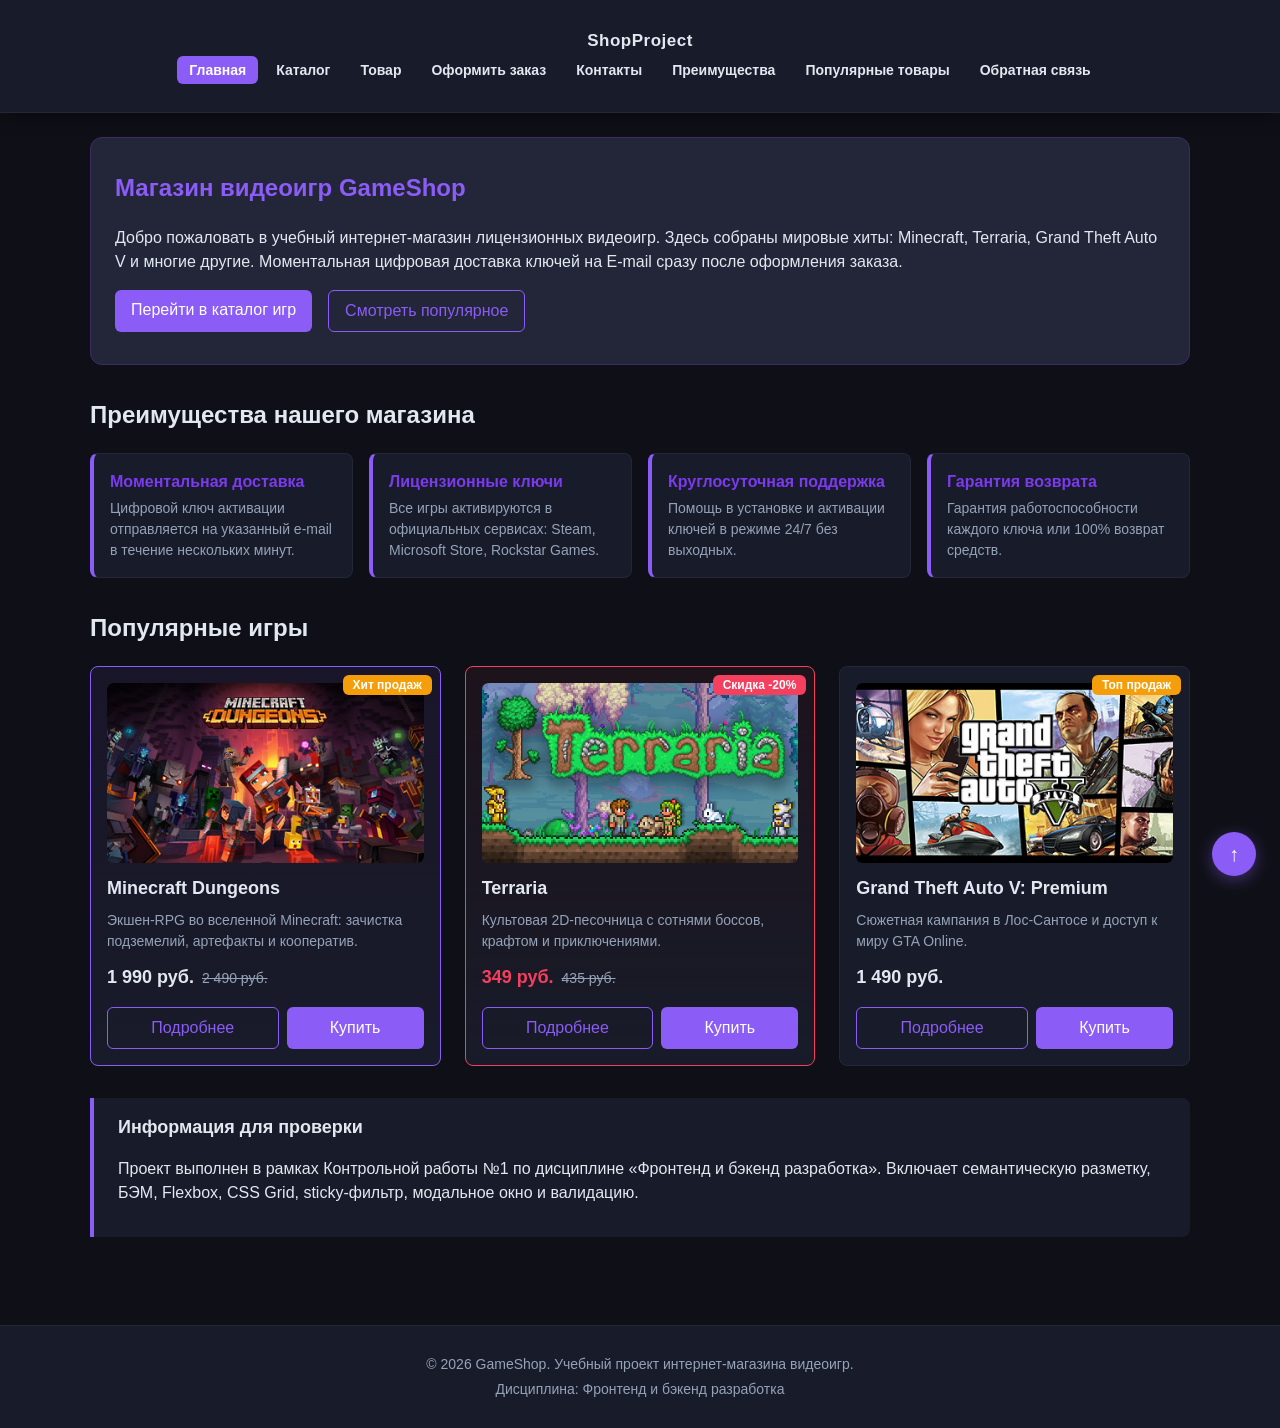
<file: index.html>
<!DOCTYPE html>
<html lang="ru">
<head>
  <meta charset="UTF-8">
  <meta name="viewport" content="width=device-width, initial-scale=1.0">
  <meta name="description" content="GameShop — учебный интернет-магазин лицензионных цифровых ключей для компьютерных игр: Minecraft, Terraria, GTA V и других хитов.">
  <title>Главная — Магазин видеоигр GameShop</title>
  <link rel="stylesheet" href="css/style.css">
  <script src="js/main.js" defer></script>
</head>
<body id="top">
  <header class="site-header">
    <div class="site-header__inner">
      <a class="site-header__logo" href="index.html">ShopProject</a>
      <nav class="site-nav" aria-label="Основная навигация">
        <ul class="site-nav__list">
          <li class="site-nav__item">
            <a class="site-nav__link site-nav__link--active" href="index.html">Главная</a>
          </li>
          <li class="site-nav__item">
            <a class="site-nav__link" href="catalog.html">Каталог</a>
          </li>
          <li class="site-nav__item">
            <a class="site-nav__link" href="product.html">Товар</a>
          </li>
          <li class="site-nav__item">
            <a class="site-nav__link" href="order.html">Оформить заказ</a>
          </li>
          <li class="site-nav__item">
            <a class="site-nav__link" href="contacts.html">Контакты</a>
          </li>
          <li class="site-nav__item">
            <a class="site-nav__link" href="index.html#advantages">Преимущества</a>
          </li>
          <li class="site-nav__item">
            <a class="site-nav__link" href="index.html#popular">Популярные товары</a>
          </li>
          <li class="site-nav__item">
            <a class="site-nav__link" href="index.html#contacts">Обратная связь</a>
          </li>
        </ul>
      </nav>
    </div>
  </header>

  <main>
    <section class="hero">
      <h1>Магазин видеоигр GameShop</h1>
      <p>
        Добро пожаловать в учебный интернет-магазин лицензионных видеоигр.
        Здесь собраны мировые хиты: Minecraft, Terraria, Grand Theft Auto V и многие другие.
        Моментальная цифровая доставка ключей на E-mail сразу после оформления заказа.
      </p>
      <div class="hero__actions">
        <a class="button button--primary" href="catalog.html">Перейти в каталог игр</a>
        <a class="button button--secondary" href="#popular">Смотреть популярное</a>
      </div>
    </section>

    <section class="section" id="advantages">
      <h2>Преимущества нашего магазина</h2>
      <ul class="advantages-grid">
        <li class="advantages-card">
          <h3>Моментальная доставка</h3>
          <p>Цифровой ключ активации отправляется на указанный e-mail в течение нескольких минут.</p>
        </li>
        <li class="advantages-card">
          <h3>Лицензионные ключи</h3>
          <p>Все игры активируются в официальных сервисах: Steam, Microsoft Store, Rockstar Games.</p>
        </li>
        <li class="advantages-card">
          <h3>Круглосуточная поддержка</h3>
          <p>Помощь в установке и активации ключей в режиме 24/7 без выходных.</p>
        </li>
        <li class="advantages-card">
          <h3>Гарантия возврата</h3>
          <p>Гарантия работоспособности каждого ключа или 100% возврат средств.</p>
        </li>
      </ul>
    </section>

    <section class="section" id="popular">
      <h2>Популярные игры</h2>
      
      <div class="products-grid">
        <!-- Minecraft Dungeons -->
        <article class="product-card product-card--featured">
          <span class="product-card__badge product-card__badge--hit">Хит продаж</span>
          <div class="product-card__image-wrapper">
            <img class="product-card__image" src="images/minecraft.jpg" alt="Обложка игры Minecraft Dungeons" width="300" height="180" loading="lazy">
          </div>
          <h3 class="product-card__title">Minecraft Dungeons</h3>
          <p class="product-card__description">Экшен-RPG во вселенной Minecraft: зачистка подземелий, артефакты и кооператив.</p>
          <div class="product-card__price-box">
            <p class="product-card__price">1 990 руб.</p>
            <span class="product-card__old-price">2 490 руб.</span>
          </div>
          <div class="product-card__actions">
            <a class="button button--secondary product-card__button" href="product.html">Подробнее</a>
            <button class="button button--primary product-card__button" type="button" data-product="Minecraft Dungeons">
              Купить
            </button>
          </div>
        </article>

        <!-- Terraria -->
        <article class="product-card product-card--discount">
          <span class="product-card__badge product-card__badge--discount">Скидка -20%</span>
          <div class="product-card__image-wrapper">
            <img class="product-card__image" src="images/terraria.jpg" alt="Обложка игры Terraria" width="300" height="180" loading="lazy">
          </div>
          <h3 class="product-card__title">Terraria</h3>
          <p class="product-card__description">Культовая 2D-песочница с сотнями боссов, крафтом и приключениями.</p>
          <div class="product-card__price-box">
            <p class="product-card__price product-card__price--discount">349 руб.</p>
            <span class="product-card__old-price">435 руб.</span>
          </div>
          <div class="product-card__actions">
            <a class="button button--secondary product-card__button" href="product.html">Подробнее</a>
            <button class="button button--primary product-card__button" type="button" data-product="Terraria">
              Купить
            </button>
          </div>
        </article>

        <!-- GTA 5 -->
        <article class="product-card">
          <span class="product-card__badge product-card__badge--hit">Топ продаж</span>
          <div class="product-card__image-wrapper">
            <img class="product-card__image" src="images/gta5.jpg" alt="Обложка игры GTA 5" width="300" height="180" loading="lazy">
          </div>
          <h3 class="product-card__title">Grand Theft Auto V: Premium</h3>
          <p class="product-card__description">Сюжетная кампания в Лос-Сантосе и доступ к миру GTA Online.</p>
          <div class="product-card__price-box">
            <p class="product-card__price">1 490 руб.</p>
          </div>
          <div class="product-card__actions">
            <a class="button button--secondary product-card__button" href="product.html">Подробнее</a>
            <button class="button button--primary product-card__button" type="button" data-product="Grand Theft Auto V: Premium Edition">
              Купить
            </button>
          </div>
        </article>
      </div>
    </section>

    <aside class="aside-info">
      <h2>Информация для проверки</h2>
      <p>
        Проект выполнен в рамках Контрольной работы №1 по дисциплине «Фронтенд и бэкенд разработка».
        Включает семантическую разметку, БЭМ, Flexbox, CSS Grid, sticky-фильтр, модальное окно и валидацию.
      </p>
    </aside>
  </main>

  <footer class="site-footer" id="contacts">
    <div class="site-footer__inner">
      <p class="site-footer__text">&copy; 2026 GameShop. Учебный проект интернет-магазина видеоигр.</p>
      <p class="site-footer__text">Дисциплина: Фронтенд и бэкенд разработка</p>
    </div>
  </footer>

  <!-- Модальное окно быстрого оформления покупки -->
  <dialog class="order-dialog" id="order-dialog" aria-labelledby="order-dialog-title">
    <div class="order-dialog__header">
      <div>
        <h2 class="order-dialog__title" id="order-dialog-title">Быстрое оформление покупки</h2>
        <p class="order-dialog__subtitle">
          Выбранная игра:
          <span class="order-dialog__product-badge" id="dialog-product-name">Minecraft Dungeons</span>
        </p>
      </div>
      <button class="order-dialog__close" type="button" aria-label="Закрыть окно">&times;</button>
    </div>

    <form class="order-form" id="order-form" action="#" method="post" novalidate>
      <input id="selected-product" name="selected-product" type="hidden" value="Minecraft Dungeons: Ultimate Edition">

      <div class="order-form__field">
        <label class="order-form__label" for="order-name">Ваше имя *</label>
        <input
          class="order-form__input"
          id="order-name"
          name="name"
          type="text"
          placeholder="Введите ваше имя"
          minlength="2"
          autocomplete="given-name"
          aria-required="true"
          required
        >
      </div>

      <div class="order-form__field">
        <label class="order-form__label" for="order-email">E-mail для получения ключа *</label>
        <input
          class="order-form__input"
          id="order-email"
          name="email"
          type="email"
          placeholder="your-email@mail.ru"
          autocomplete="email"
          aria-describedby="order-email-help"
          aria-required="true"
          required
        >
        <small class="order-form__help" id="order-email-help">На этот адрес придёт лицензионный ключ активации</small>
      </div>

      <div class="order-form__field">
        <label class="order-form__label" for="order-phone">Номер телефона *</label>
        <input
          class="order-form__input"
          id="order-phone"
          name="phone"
          type="tel"
          inputmode="tel"
          placeholder="+7 (900) 000-00-00"
          pattern="^\+7 \(\d{3}\) \d{3}-\d{2}-\d{2}$"
          aria-describedby="order-phone-help"
          aria-required="true"
          required
        >
        <small class="order-form__help" id="order-phone-help">Формат: +7 (900) 000-00-00</small>
      </div>

      <div class="order-form__field">
        <label class="order-form__label" for="order-topic">Способ оплаты</label>
        <select class="order-form__select" id="order-topic" name="topic" required>
          <option value="sbp" selected>Система быстрых платежей (СБП)</option>
          <option value="card">Банковская карта (МИР / Visa / MC)</option>
          <option value="wallet">Электронный кошелёк</option>
        </select>
      </div>

      <div class="order-form__field">
        <label class="order-form__label" for="order-comment">Комментарий к заказу</label>
        <textarea
          class="order-form__textarea"
          id="order-comment"
          name="comment"
          rows="3"
          placeholder="Укажите никнейм или промокод, если есть"
        ></textarea>
      </div>

      <div class="order-form__field order-form__field--checkbox">
        <label>
          <input
            class="order-form__checkbox"
            id="order-agreement"
            name="agreement"
            type="checkbox"
            aria-required="true"
            required
          >
          Согласен с правилами предоставления услуг и обработки данных *
        </label>
      </div>

      <div class="order-form__actions">
        <button class="button button--secondary" type="button" id="close-order-dialog">Закрыть</button>
        <button class="button button--primary" type="submit">Получить ключ</button>
      </div>
    </form>
  </dialog>

  <p class="success-message" id="success-message" hidden>
    Заказ успешно оформлен! Лицензионный ключ активации отправлен на вашу электронную почту.
  </p>

  <!-- Фиксированная кнопка «Наверх» -->
  <a class="scroll-top" href="#top" aria-label="Вернуться к началу страницы" title="Наверх">↑</a>
</body>
</html>
</file>
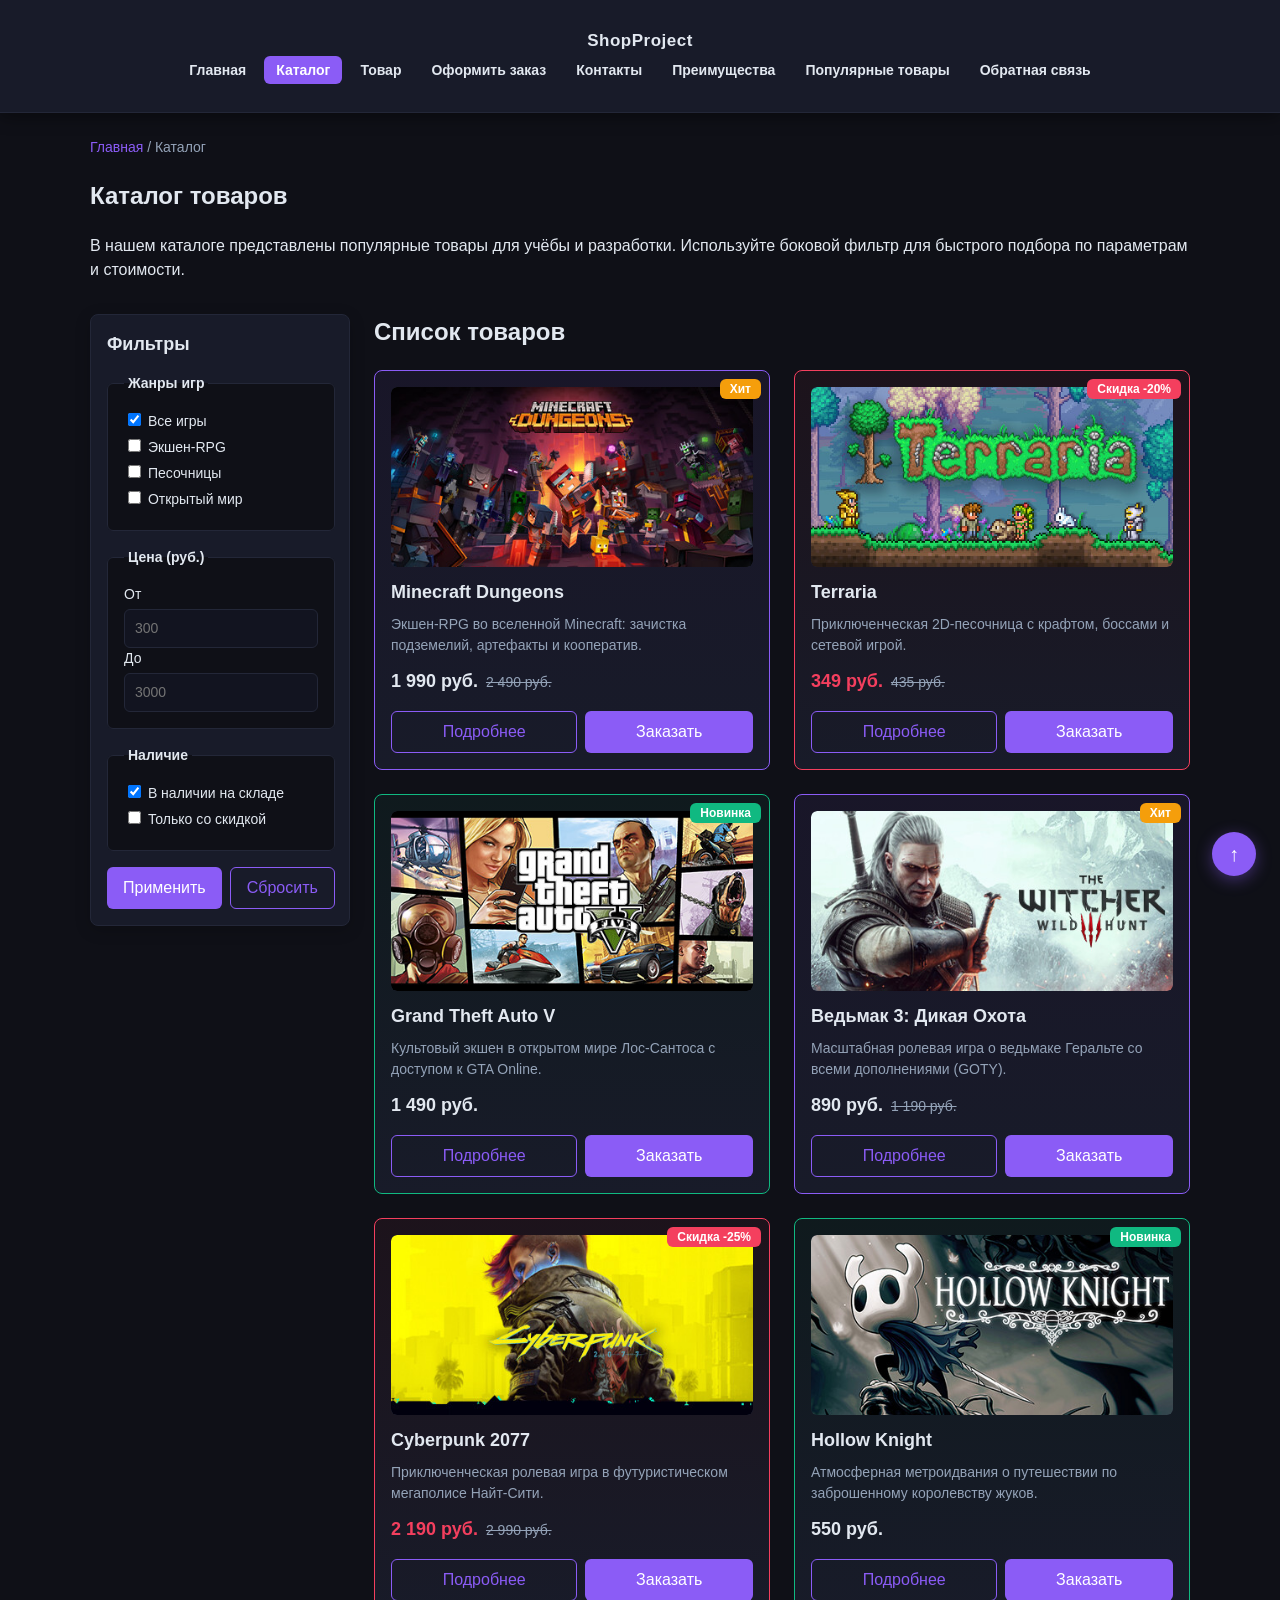
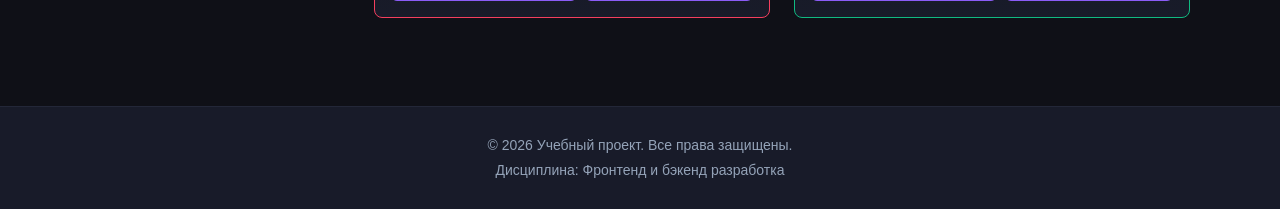
<file: catalog.html>
<!DOCTYPE html>
<html lang="ru">
<head>
  <meta charset="UTF-8">
  <meta name="viewport" content="width=device-width, initial-scale=1.0">
  <meta name="description" content="Каталог товаров учебного интернет-магазина: компьютеры, комплектующие, периферия и аксессуары.">
  <title>Каталог товаров — Учебный интернет-магазин</title>
  <link rel="stylesheet" href="css/style.css">
  <script src="js/main.js" defer></script>
</head>
<body id="top">
  <header class="site-header">
    <div class="site-header__inner">
      <a class="site-header__logo" href="index.html">ShopProject</a>
      <nav class="site-nav" aria-label="Основная навигация">
        <ul class="site-nav__list">
          <li class="site-nav__item">
            <a class="site-nav__link" href="index.html">Главная</a>
          </li>
          <li class="site-nav__item">
            <a class="site-nav__link site-nav__link--active" href="catalog.html">Каталог</a>
          </li>
          <li class="site-nav__item">
            <a class="site-nav__link" href="product.html">Товар</a>
          </li>
          <li class="site-nav__item">
            <a class="site-nav__link" href="order.html">Оформить заказ</a>
          </li>
          <li class="site-nav__item">
            <a class="site-nav__link" href="contacts.html">Контакты</a>
          </li>
          <li class="site-nav__item">
            <a class="site-nav__link" href="index.html#advantages">Преимущества</a>
          </li>
          <li class="site-nav__item">
            <a class="site-nav__link" href="index.html#popular">Популярные товары</a>
          </li>
          <li class="site-nav__item">
            <a class="site-nav__link" href="index.html#contacts">Обратная связь</a>
          </li>
        </ul>
      </nav>
    </div>
  </header>

  <main>
    <nav class="breadcrumbs" aria-label="Хлебные крошки">
      <a class="breadcrumbs__link" href="index.html">Главная</a>
      <span class="breadcrumbs__current">Каталог</span>
    </nav>

    <section class="section">
      <h1>Каталог товаров</h1>
      <p>
        В нашем каталоге представлены популярные товары для учёбы и разработки.
        Используйте боковой фильтр для быстрого подбора по параметрам и стоимости.
      </p>
    </section>

    <!-- Сетка каталога (CSS Grid): левая колонка — sticky-фильтр, правая — список товаров -->
    <section class="catalog-layout">
      <aside class="catalog-filters">
        <h2>Фильтры</h2>

        <form class="filters-form" action="#" method="get">
          <fieldset>
            <legend>Жанры игр</legend>
            <label>
              <input type="checkbox" name="category" value="all" checked>
              Все игры
            </label>
            <label>
              <input type="checkbox" name="category" value="action-rpg">
              Экшен-RPG
            </label>
            <label>
              <input type="checkbox" name="category" value="sandbox">
              Песочницы
            </label>
            <label>
              <input type="checkbox" name="category" value="open-world">
              Открытый мир
            </label>
          </fieldset>

          <fieldset>
            <legend>Цена (руб.)</legend>
            <label for="price-from">От</label>
            <input id="price-from" name="price-from" type="number" min="0" placeholder="300">

            <label for="price-to">До</label>
            <input id="price-to" name="price-to" type="number" min="0" placeholder="3000">
          </fieldset>

          <fieldset>
            <legend>Наличие</legend>
            <label>
              <input type="checkbox" name="in_stock" checked>
              В наличии на складе
            </label>
            <label>
              <input type="checkbox" name="discount_only">
              Только со скидкой
            </label>
          </fieldset>

          <div class="filters-form__actions">
            <button class="button button--primary" type="submit">Применить</button>
            <button class="button button--secondary" type="reset">Сбросить</button>
          </div>
        </form>
      </aside>

      <section class="catalog-products">
        <h2>Список товаров</h2>

        <div class="products-grid">
          <!-- Карточка 1: Minecraft Dungeons (модификатор product-card--featured) -->
          <article class="product-card product-card--featured">
            <span class="product-card__badge product-card__badge--hit">Хит</span>
            <div class="product-card__image-wrapper">
              <img class="product-card__image" src="images/minecraft.jpg" alt="Minecraft Dungeons" width="300" height="180" loading="lazy">
            </div>
            <h3 class="product-card__title">Minecraft Dungeons</h3>
            <p class="product-card__description">Экшен-RPG во вселенной Minecraft: зачистка подземелий, артефакты и кооператив.</p>
            <div class="product-card__price-box">
              <p class="product-card__price">1 990 руб.</p>
              <span class="product-card__old-price">2 490 руб.</span>
            </div>
            <div class="product-card__actions">
              <a class="button button--secondary product-card__button" href="product.html">Подробнее</a>
              <button class="button button--primary product-card__button" type="button" data-product="Minecraft Dungeons">
                Заказать
              </button>
            </div>
          </article>

          <!-- Карточка 2: Terraria (модификатор product-card--discount) -->
          <article class="product-card product-card--discount">
            <span class="product-card__badge product-card__badge--discount">Скидка -20%</span>
            <div class="product-card__image-wrapper">
              <img class="product-card__image" src="images/terraria.jpg" alt="Terraria" width="300" height="180" loading="lazy">
            </div>
            <h3 class="product-card__title">Terraria</h3>
            <p class="product-card__description">Приключенческая 2D-песочница с крафтом, боссами и сетевой игрой.</p>
            <div class="product-card__price-box">
              <p class="product-card__price product-card__price--discount">349 руб.</p>
              <span class="product-card__old-price">435 руб.</span>
            </div>
            <div class="product-card__actions">
              <a class="button button--secondary product-card__button" href="product.html">Подробнее</a>
              <button class="button button--primary product-card__button" type="button" data-product="Terraria">
                Заказать
              </button>
            </div>
          </article>

          <!-- Карточка 3: GTA 5 (модификатор product-card--new) -->
          <article class="product-card product-card--new">
            <span class="product-card__badge product-card__badge--new">Новинка</span>
            <div class="product-card__image-wrapper">
              <img class="product-card__image" src="images/gta5.jpg" alt="Grand Theft Auto V" width="300" height="180" loading="lazy">
            </div>
            <h3 class="product-card__title">Grand Theft Auto V</h3>
            <p class="product-card__description">Культовый экшен в открытом мире Лос-Сантоса с доступом к GTA Online.</p>
            <div class="product-card__price-box">
              <p class="product-card__price">1 490 руб.</p>
            </div>
            <div class="product-card__actions">
              <a class="button button--secondary product-card__button" href="product.html">Подробнее</a>
              <button class="button button--primary product-card__button" type="button" data-product="Grand Theft Auto V">
                Заказать
              </button>
            </div>
          </article>

          <!-- Карточка 4: Ведьмак 3 (модификатор product-card--featured) -->
          <article class="product-card product-card--featured">
            <span class="product-card__badge product-card__badge--hit">Хит</span>
            <div class="product-card__image-wrapper">
              <img class="product-card__image" src="images/witcher3.jpg" alt="Ведьмак 3: Дикая Охота" width="300" height="180" loading="lazy">
            </div>
            <h3 class="product-card__title">Ведьмак 3: Дикая Охота</h3>
            <p class="product-card__description">Масштабная ролевая игра о ведьмаке Геральте со всеми дополнениями (GOTY).</p>
            <div class="product-card__price-box">
              <p class="product-card__price">890 руб.</p>
              <span class="product-card__old-price">1 190 руб.</span>
            </div>
            <div class="product-card__actions">
              <a class="button button--secondary product-card__button" href="product.html">Подробнее</a>
              <button class="button button--primary product-card__button" type="button" data-product="Ведьмак 3: Дикая Охота">
                Заказать
              </button>
            </div>
          </article>

          <!-- Карточка 5: Cyberpunk 2077 (модификатор product-card--discount) -->
          <article class="product-card product-card--discount">
            <span class="product-card__badge product-card__badge--discount">Скидка -25%</span>
            <div class="product-card__image-wrapper">
              <img class="product-card__image" src="images/cyberpunk.jpg" alt="Cyberpunk 2077" width="300" height="180" loading="lazy">
            </div>
            <h3 class="product-card__title">Cyberpunk 2077</h3>
            <p class="product-card__description">Приключенческая ролевая игра в футуристическом мегаполисе Найт-Сити.</p>
            <div class="product-card__price-box">
              <p class="product-card__price product-card__price--discount">2 190 руб.</p>
              <span class="product-card__old-price">2 990 руб.</span>
            </div>
            <div class="product-card__actions">
              <a class="button button--secondary product-card__button" href="product.html">Подробнее</a>
              <button class="button button--primary product-card__button" type="button" data-product="Cyberpunk 2077">
                Заказать
              </button>
            </div>
          </article>

          <!-- Карточка 6: Hollow Knight (модификатор product-card--new) -->
          <article class="product-card product-card--new">
            <span class="product-card__badge product-card__badge--new">Новинка</span>
            <div class="product-card__image-wrapper">
              <img class="product-card__image" src="images/hollowknight.jpg" alt="Hollow Knight" width="300" height="180" loading="lazy">
            </div>
            <h3 class="product-card__title">Hollow Knight</h3>
            <p class="product-card__description">Атмосферная метроидвания о путешествии по заброшенному королевству жуков.</p>
            <div class="product-card__price-box">
              <p class="product-card__price">550 руб.</p>
            </div>
            <div class="product-card__actions">
              <a class="button button--secondary product-card__button" href="product.html">Подробнее</a>
              <button class="button button--primary product-card__button" type="button" data-product="Hollow Knight">
                Заказать
              </button>
            </div>
          </article>
        </div>
      </section>
    </section>
  </main>

  <footer class="site-footer">
    <div class="site-footer__inner">
      <p class="site-footer__text">&copy; 2026 Учебный проект. Все права защищены.</p>
      <p class="site-footer__text">Дисциплина: Фронтенд и бэкенд разработка</p>
    </div>
  </footer>

  <!-- Модальное окно оформления заявки -->
  <dialog class="order-dialog" id="order-dialog" aria-labelledby="order-dialog-title">
    <div class="order-dialog__header">
      <div>
        <h2 class="order-dialog__title" id="order-dialog-title">Быстрое оформление покупки</h2>
        <p class="order-dialog__subtitle">
          Выбранная игра:
          <span class="order-dialog__product-badge" id="dialog-product-name">Minecraft Dungeons</span>
        </p>
      </div>
      <button class="order-dialog__close" type="button" aria-label="Закрыть окно">&times;</button>
    </div>

    <form class="order-form" id="order-form" action="#" method="post" novalidate>
      <input id="selected-product" name="selected-product" type="hidden" value="Minecraft Dungeons">

      <div class="order-form__field">
        <label class="order-form__label" for="order-name">Ваше имя *</label>
        <input
          class="order-form__input"
          id="order-name"
          name="name"
          type="text"
          placeholder="Введите ваше имя"
          minlength="2"
          autocomplete="given-name"
          aria-required="true"
          required
        >
      </div>

      <div class="order-form__field">
        <label class="order-form__label" for="order-email">E-mail для получения ключа *</label>
        <input
          class="order-form__input"
          id="order-email"
          name="email"
          type="email"
          placeholder="your-email@mail.ru"
          autocomplete="email"
          aria-describedby="order-email-help"
          aria-required="true"
          required
        >
        <small class="order-form__help" id="order-email-help">На этот адрес придёт лицензионный ключ активации</small>
      </div>

      <div class="order-form__field">
        <label class="order-form__label" for="order-phone">Номер телефона *</label>
        <input
          class="order-form__input"
          id="order-phone"
          name="phone"
          type="tel"
          inputmode="tel"
          placeholder="+7 (900) 000-00-00"
          pattern="^\+7 \(\d{3}\) \d{3}-\d{2}-\d{2}$"
          aria-describedby="order-phone-help"
          aria-required="true"
          required
        >
        <small class="order-form__help" id="order-phone-help">Формат: +7 (900) 000-00-00</small>
      </div>

      <div class="order-form__field">
        <label class="order-form__label" for="order-topic">Способ оплаты</label>
        <select class="order-form__select" id="order-topic" name="topic" required>
          <option value="sbp" selected>Система быстрых платежей (СБП)</option>
          <option value="card">Банковская карта (МИР / Visa / MC)</option>
          <option value="wallet">Электронный кошелёк</option>
        </select>
      </div>

      <div class="order-form__field">
        <label class="order-form__label" for="order-comment">Комментарий к заказу</label>
        <textarea
          class="order-form__textarea"
          id="order-comment"
          name="comment"
          rows="3"
          placeholder="Укажите никнейм или промокод, если есть"
        ></textarea>
      </div>

      <div class="order-form__field order-form__field--checkbox">
        <label>
          <input
            class="order-form__checkbox"
            id="order-agreement"
            name="agreement"
            type="checkbox"
            aria-required="true"
            required
          >
          Согласен с правилами предоставления услуг и обработки данных *
        </label>
      </div>

      <div class="order-form__actions">
        <button class="button button--secondary" type="button" id="close-order-dialog">Закрыть</button>
        <button class="button button--primary" type="submit">Получить ключ</button>
      </div>
    </form>
  </dialog>

  <p class="success-message" id="success-message" hidden>
    Форма успешно отправлена! Наш специалист свяжется с вами.
  </p>

  <!-- Фиксированная кнопка «Наверх» -->
  <a class="scroll-top" href="#top" aria-label="Вернуться к началу страницы" title="Наверх">↑</a>
</body>
</html>
</file>
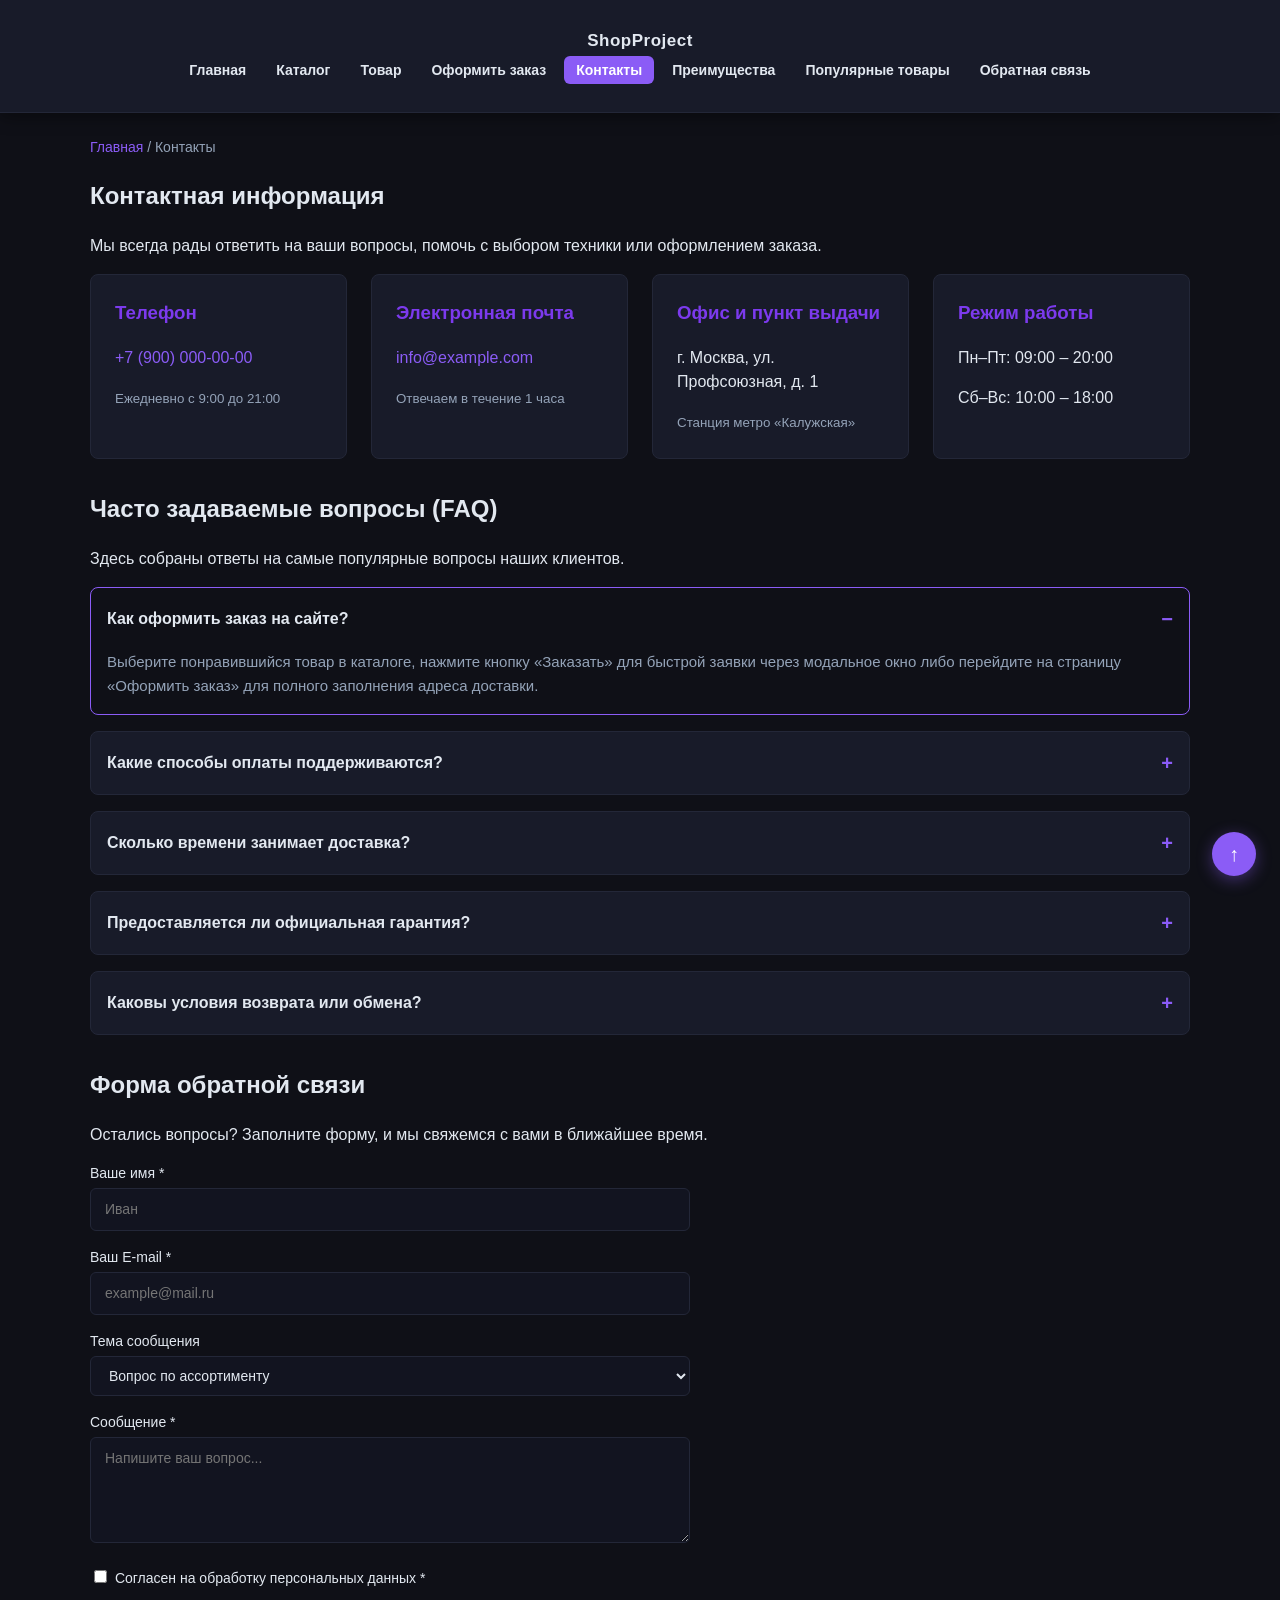
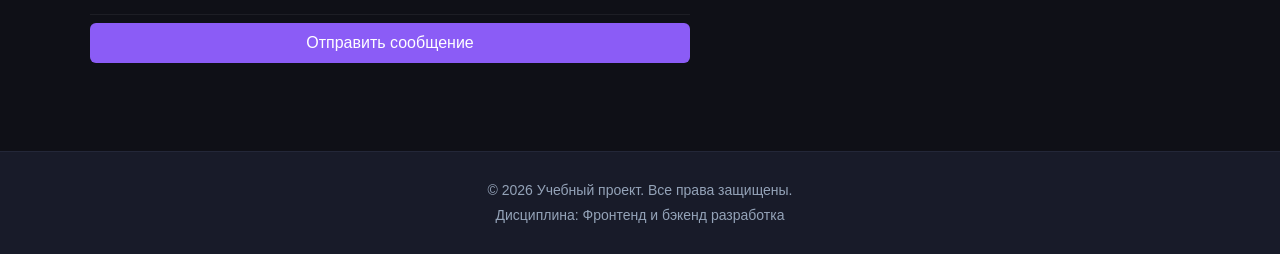
<file: contacts.html>
<!DOCTYPE html>
<html lang="ru">
<head>
  <meta charset="UTF-8">
  <meta name="viewport" content="width=device-width, initial-scale=1.0">
  <meta name="description" content="Контактная информация, график работы, адрес, форма обратной связи и ответы на частые вопросы (FAQ) учебного интернет-магазина.">
  <title>Контакты и FAQ — Учебный интернет-магазин</title>
  <link rel="stylesheet" href="css/style.css">
  <script src="js/main.js" defer></script>
</head>
<body id="top">
  <header class="site-header">
    <div class="site-header__inner">
      <a class="site-header__logo" href="index.html">ShopProject</a>
      <nav class="site-nav" aria-label="Основная навигация">
        <ul class="site-nav__list">
          <li class="site-nav__item">
            <a class="site-nav__link" href="index.html">Главная</a>
          </li>
          <li class="site-nav__item">
            <a class="site-nav__link" href="catalog.html">Каталог</a>
          </li>
          <li class="site-nav__item">
            <a class="site-nav__link" href="product.html">Товар</a>
          </li>
          <li class="site-nav__item">
            <a class="site-nav__link" href="order.html">Оформить заказ</a>
          </li>
          <li class="site-nav__item">
            <a class="site-nav__link site-nav__link--active" href="contacts.html">Контакты</a>
          </li>
          <li class="site-nav__item">
            <a class="site-nav__link" href="index.html#advantages">Преимущества</a>
          </li>
          <li class="site-nav__item">
            <a class="site-nav__link" href="index.html#popular">Популярные товары</a>
          </li>
          <li class="site-nav__item">
            <a class="site-nav__link" href="index.html#contacts">Обратная связь</a>
          </li>
        </ul>
      </nav>
    </div>
  </header>

  <main>
    <nav class="breadcrumbs" aria-label="Хлебные крошки">
      <a class="breadcrumbs__link" href="index.html">Главная</a>
      <span class="breadcrumbs__current">Контакты</span>
    </nav>

    <section class="section">
      <h1>Контактная информация</h1>
      <p>
        Мы всегда рады ответить на ваши вопросы, помочь с выбором техники или оформлением заказа.
      </p>

      <div class="contacts-grid">
        <div class="contacts-card">
          <h3>Телефон</h3>
          <p><a href="tel:+79000000000">+7 (900) 000-00-00</a></p>
          <small style="color: var(--color-muted);">Ежедневно с 9:00 до 21:00</small>
        </div>

        <div class="contacts-card">
          <h3>Электронная почта</h3>
          <p><a href="mailto:info@example.com">info@example.com</a></p>
          <small style="color: var(--color-muted);">Отвечаем в течение 1 часа</small>
        </div>

        <div class="contacts-card">
          <h3>Офис и пункт выдачи</h3>
          <p>г. Москва, ул. Профсоюзная, д. 1</p>
          <small style="color: var(--color-muted);">Станция метро «Калужская»</small>
        </div>

        <div class="contacts-card">
          <h3>Режим работы</h3>
          <p>Пн–Пт: 09:00 – 20:00</p>
          <p>Сб–Вс: 10:00 – 18:00</p>
        </div>
      </div>
    </section>

    <!-- Блок часто задаваемых вопросов (FAQ) -->
    <section class="section faq" id="faq">
      <h2>Часто задаваемые вопросы (FAQ)</h2>
      <p>Здесь собраны ответы на самые популярные вопросы наших клиентов.</p>

      <div class="faq__list">
        <details class="faq__item" open>
          <summary class="faq__question">Как оформить заказ на сайте?</summary>
          <div class="faq__answer">
            Выберите понравившийся товар в каталоге, нажмите кнопку «Заказать» для быстрой заявки
            через модальное окно либо перейдите на страницу «Оформить заказ» для полного заполнения адреса доставки.
          </div>
        </details>

        <details class="faq__item">
          <summary class="faq__question">Какие способы оплаты поддерживаются?</summary>
          <div class="faq__answer">
            Вы можете оплатить заказ банковской картой онлайн, по QR-коду через СБП,
            а также наличными или картой курьеру при получении после проверки комплектации.
          </div>
        </details>

        <details class="faq__item">
          <summary class="faq__question">Сколько времени занимает доставка?</summary>
          <div class="faq__answer">
            Доставка по Москве осуществляется в день заказа или на следующий день.
            Доставка по регионам России занимает от 2 до 5 рабочих дней транспортной компанией.
          </div>
        </details>

        <details class="faq__item">
          <summary class="faq__question">Предоставляется ли официальная гарантия?</summary>
          <div class="faq__answer">
            Да, все товары являются официальными лицензионными версиями
            и сопровождаются гарантией работоспособности и клиентской поддержкой.
          </div>
        </details>

        <details class="faq__item">
          <summary class="faq__question">Каковы условия возврата или обмена?</summary>
          <div class="faq__answer">
            В соответствии с законодательством РФ вы можете вернуть товар надлежащего качества
            в течение 14 дней с момента получения при сохранении товарного вида и чека.
          </div>
        </details>
      </div>
    </section>

    <!-- Форма обратной связи -->
    <section class="section" id="feedback">
      <h2>Форма обратной связи</h2>
      <p>Остались вопросы? Заполните форму, и мы свяжемся с вами в ближайшее время.</p>

      <form class="order-form" id="order-form" action="#" method="post" novalidate style="max-width: 600px;">
        <div class="order-form__field">
          <label class="order-form__label" for="contact-name">Ваше имя *</label>
          <input
            class="order-form__input"
            id="contact-name"
            name="name"
            type="text"
            placeholder="Иван"
            autocomplete="name"
            aria-required="true"
            required
            minlength="2"
          >
        </div>

        <div class="order-form__field">
          <label class="order-form__label" for="contact-email">Ваш E-mail *</label>
          <input
            class="order-form__input"
            id="contact-email"
            name="email"
            type="email"
            placeholder="example@mail.ru"
            autocomplete="email"
            aria-required="true"
            required
          >
        </div>

        <div class="order-form__field">
          <label class="order-form__label" for="contact-topic">Тема сообщения</label>
          <select class="order-form__select" id="contact-topic" name="topic">
            <option value="question">Вопрос по ассортименту</option>
            <option value="order_status">Статус заказа</option>
            <option value="cooperation">Сотрудничество</option>
            <option value="other">Другое</option>
          </select>
        </div>

        <div class="order-form__field">
          <label class="order-form__label" for="contact-message">Сообщение *</label>
          <textarea
            class="order-form__textarea"
            id="contact-message"
            name="message"
            rows="4"
            placeholder="Напишите ваш вопрос..."
            aria-required="true"
            required
          ></textarea>
        </div>

        <div class="order-form__field order-form__field--checkbox">
          <label>
            <input
              class="order-form__checkbox"
              id="contact-agreement"
              name="agreement"
              type="checkbox"
              aria-required="true"
              required
            >
            Согласен на обработку персональных данных *
          </label>
        </div>

        <div class="order-form__actions">
          <button class="button button--primary" type="submit">Отправить сообщение</button>
        </div>
      </form>

      <p class="success-message" id="success-message" hidden>
        Спасибо! Ваше сообщение отправлено. Мы ответим вам в течение 1 часа.
      </p>
    </section>
  </main>

  <footer class="site-footer">
    <div class="site-footer__inner">
      <p class="site-footer__text">&copy; 2026 Учебный проект. Все права защищены.</p>
      <p class="site-footer__text">Дисциплина: Фронтенд и бэкенд разработка</p>
    </div>
  </footer>

  <!-- Фиксированная кнопка «Наверх» -->
  <a class="scroll-top" href="#top" aria-label="Вернуться к началу страницы" title="Наверх">↑</a>
</body>
</html>
</file>
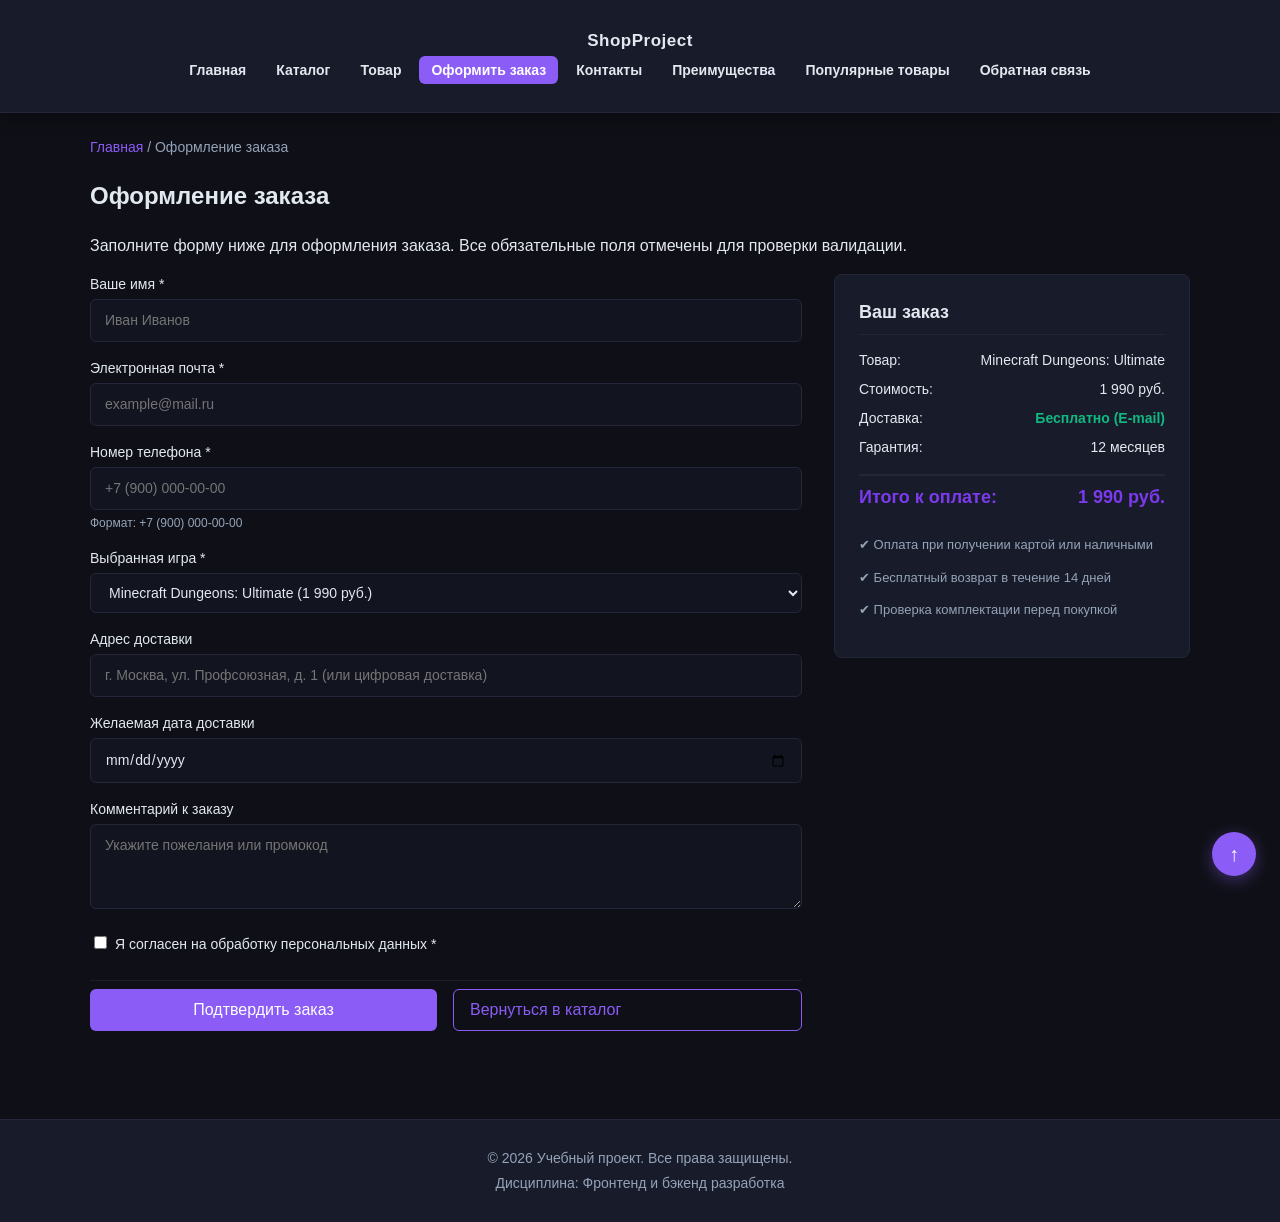
<file: order.html>
<!DOCTYPE html>
<html lang="ru">
<head>
  <meta charset="UTF-8">
  <meta name="viewport" content="width=device-width, initial-scale=1.0">
  <meta name="description" content="Страница оформления заказа в учебном интернет-магазине. Укажите ваши данные, выберите товар и способ получения.">
  <title>Оформление заказа — Учебный интернет-магазин</title>
  <link rel="stylesheet" href="css/style.css">
  <script src="js/main.js" defer></script>
</head>
<body id="top">
  <header class="site-header">
    <div class="site-header__inner">
      <a class="site-header__logo" href="index.html">ShopProject</a>
      <nav class="site-nav" aria-label="Основная навигация">
        <ul class="site-nav__list">
          <li class="site-nav__item">
            <a class="site-nav__link" href="index.html">Главная</a>
          </li>
          <li class="site-nav__item">
            <a class="site-nav__link" href="catalog.html">Каталог</a>
          </li>
          <li class="site-nav__item">
            <a class="site-nav__link" href="product.html">Товар</a>
          </li>
          <li class="site-nav__item">
            <a class="site-nav__link site-nav__link--active" href="order.html">Оформить заказ</a>
          </li>
          <li class="site-nav__item">
            <a class="site-nav__link" href="contacts.html">Контакты</a>
          </li>
          <li class="site-nav__item">
            <a class="site-nav__link" href="index.html#advantages">Преимущества</a>
          </li>
          <li class="site-nav__item">
            <a class="site-nav__link" href="index.html#popular">Популярные товары</a>
          </li>
          <li class="site-nav__item">
            <a class="site-nav__link" href="index.html#contacts">Обратная связь</a>
          </li>
        </ul>
      </nav>
    </div>
  </header>

  <main>
    <nav class="breadcrumbs" aria-label="Хлебные крошки">
      <a class="breadcrumbs__link" href="index.html">Главная</a>
      <span class="breadcrumbs__current">Оформление заказа</span>
    </nav>

    <section class="section">
      <h1>Оформление заказа</h1>
      <p>
        Заполните форму ниже для оформления заказа. Все обязательные поля отмечены для проверки валидации.
      </p>

      <div class="order-layout">
        <!-- Форма заказа -->
        <form class="order-form" id="order-form" action="#" method="post" novalidate>
          <div class="order-form__field">
            <label class="order-form__label" for="order-name">Ваше имя *</label>
            <input
              class="order-form__input"
              id="order-name"
              name="name"
              type="text"
              placeholder="Иван Иванов"
              minlength="2"
              autocomplete="given-name"
              aria-required="true"
              required
            >
          </div>

          <div class="order-form__field">
            <label class="order-form__label" for="order-email">Электронная почта *</label>
            <input
              class="order-form__input"
              id="order-email"
              name="email"
              type="email"
              placeholder="example@mail.ru"
              autocomplete="email"
              aria-required="true"
              required
            >
          </div>

          <div class="order-form__field">
            <label class="order-form__label" for="order-phone">Номер телефона *</label>
            <input
              class="order-form__input"
              id="order-phone"
              name="phone"
              type="tel"
              inputmode="tel"
              placeholder="+7 (900) 000-00-00"
              pattern="^\+7 \(\d{3}\) \d{3}-\d{2}-\d{2}$"
              aria-describedby="order-phone-help"
              aria-required="true"
              required
            >
            <small class="order-form__help" id="order-phone-help">Формат: +7 (900) 000-00-00</small>
          </div>

          <div class="order-form__field">
            <label class="order-form__label" for="order-product-select">Выбранная игра *</label>
            <select class="order-form__select" id="order-product-select" name="product" aria-required="true" required>
              <option value="">-- Выберите игру из каталога --</option>
              <option value="minecraft" selected>Minecraft Dungeons: Ultimate (1 990 руб.)</option>
              <option value="terraria">Terraria (349 руб.)</option>
              <option value="gta5">Grand Theft Auto V: Premium (1 490 руб.)</option>
              <option value="witcher3">Ведьмак 3: Дикая Охота (890 руб.)</option>
              <option value="cyberpunk">Cyberpunk 2077 (2 190 руб.)</option>
              <option value="hollowknight">Hollow Knight (550 руб.)</option>
            </select>
          </div>

          <div class="order-form__field">
            <label class="order-form__label" for="order-address">Адрес доставки</label>
            <input
              class="order-form__input"
              id="order-address"
              name="address"
              type="text"
              placeholder="г. Москва, ул. Профсоюзная, д. 1 (или цифровая доставка)"
            >
          </div>

          <div class="order-form__field">
            <label class="order-form__label" for="order-date">Желаемая дата доставки</label>
            <input
              class="order-form__input"
              id="order-date"
              name="date"
              type="date"
            >
          </div>

          <div class="order-form__field">
            <label class="order-form__label" for="order-comment">Комментарий к заказу</label>
            <textarea
              class="order-form__textarea"
              id="order-comment"
              name="comment"
              rows="3"
              placeholder="Укажите пожелания или промокод"
            ></textarea>
          </div>

          <div class="order-form__field order-form__field--checkbox">
            <label>
              <input
                class="order-form__checkbox"
                id="order-agreement"
                name="agreement"
                type="checkbox"
                aria-required="true"
                required
              >
              Я согласен на обработку персональных данных *
            </label>
          </div>

          <div class="order-form__actions">
            <button class="button button--primary" type="submit">Подтвердить заказ</button>
            <a class="button button--secondary" href="catalog.html">Вернуться в каталог</a>
          </div>
        </form>

        <!-- Сводка заказа -->
        <aside class="order-summary">
          <h2 class="order-summary__title">Ваш заказ</h2>
          
          <div class="order-summary__row">
            <span>Товар:</span>
            <span>Minecraft Dungeons: Ultimate</span>
          </div>

          <div class="order-summary__row">
            <span>Стоимость:</span>
            <span>1 990 руб.</span>
          </div>

          <div class="order-summary__row">
            <span>Доставка:</span>
            <span style="color: var(--color-success); font-weight: 700;">Бесплатно (E-mail)</span>
          </div>

          <div class="order-summary__row">
            <span>Гарантия:</span>
            <span>12 месяцев</span>
          </div>

          <div class="order-summary__row order-summary__row--total">
            <span>Итого к оплате:</span>
            <span>1 990 руб.</span>
          </div>

          <div style="margin-top: var(--space-lg); font-size: 13px; color: var(--color-muted); line-height: 1.5;">
            <p>✔ Оплата при получении картой или наличными</p>
            <p>✔ Бесплатный возврат в течение 14 дней</p>
            <p>✔ Проверка комплектации перед покупкой</p>
          </div>
        </aside>
      </div>

      <p class="success-message" id="success-message" hidden>
        Заказ успешно принят! Номер заявки: #KR1-2026. Мы свяжемся с вами в течение 15 минут.
      </p>
    </section>
  </main>

  <footer class="site-footer">
    <div class="site-footer__inner">
      <p class="site-footer__text">&copy; 2026 Учебный проект. Все права защищены.</p>
      <p class="site-footer__text">Дисциплина: Фронтенд и бэкенд разработка</p>
    </div>
  </footer>

  <!-- Фиксированная кнопка «Наверх» -->
  <a class="scroll-top" href="#top" aria-label="Вернуться к началу страницы" title="Наверх">↑</a>
</body>
</html>
</file>
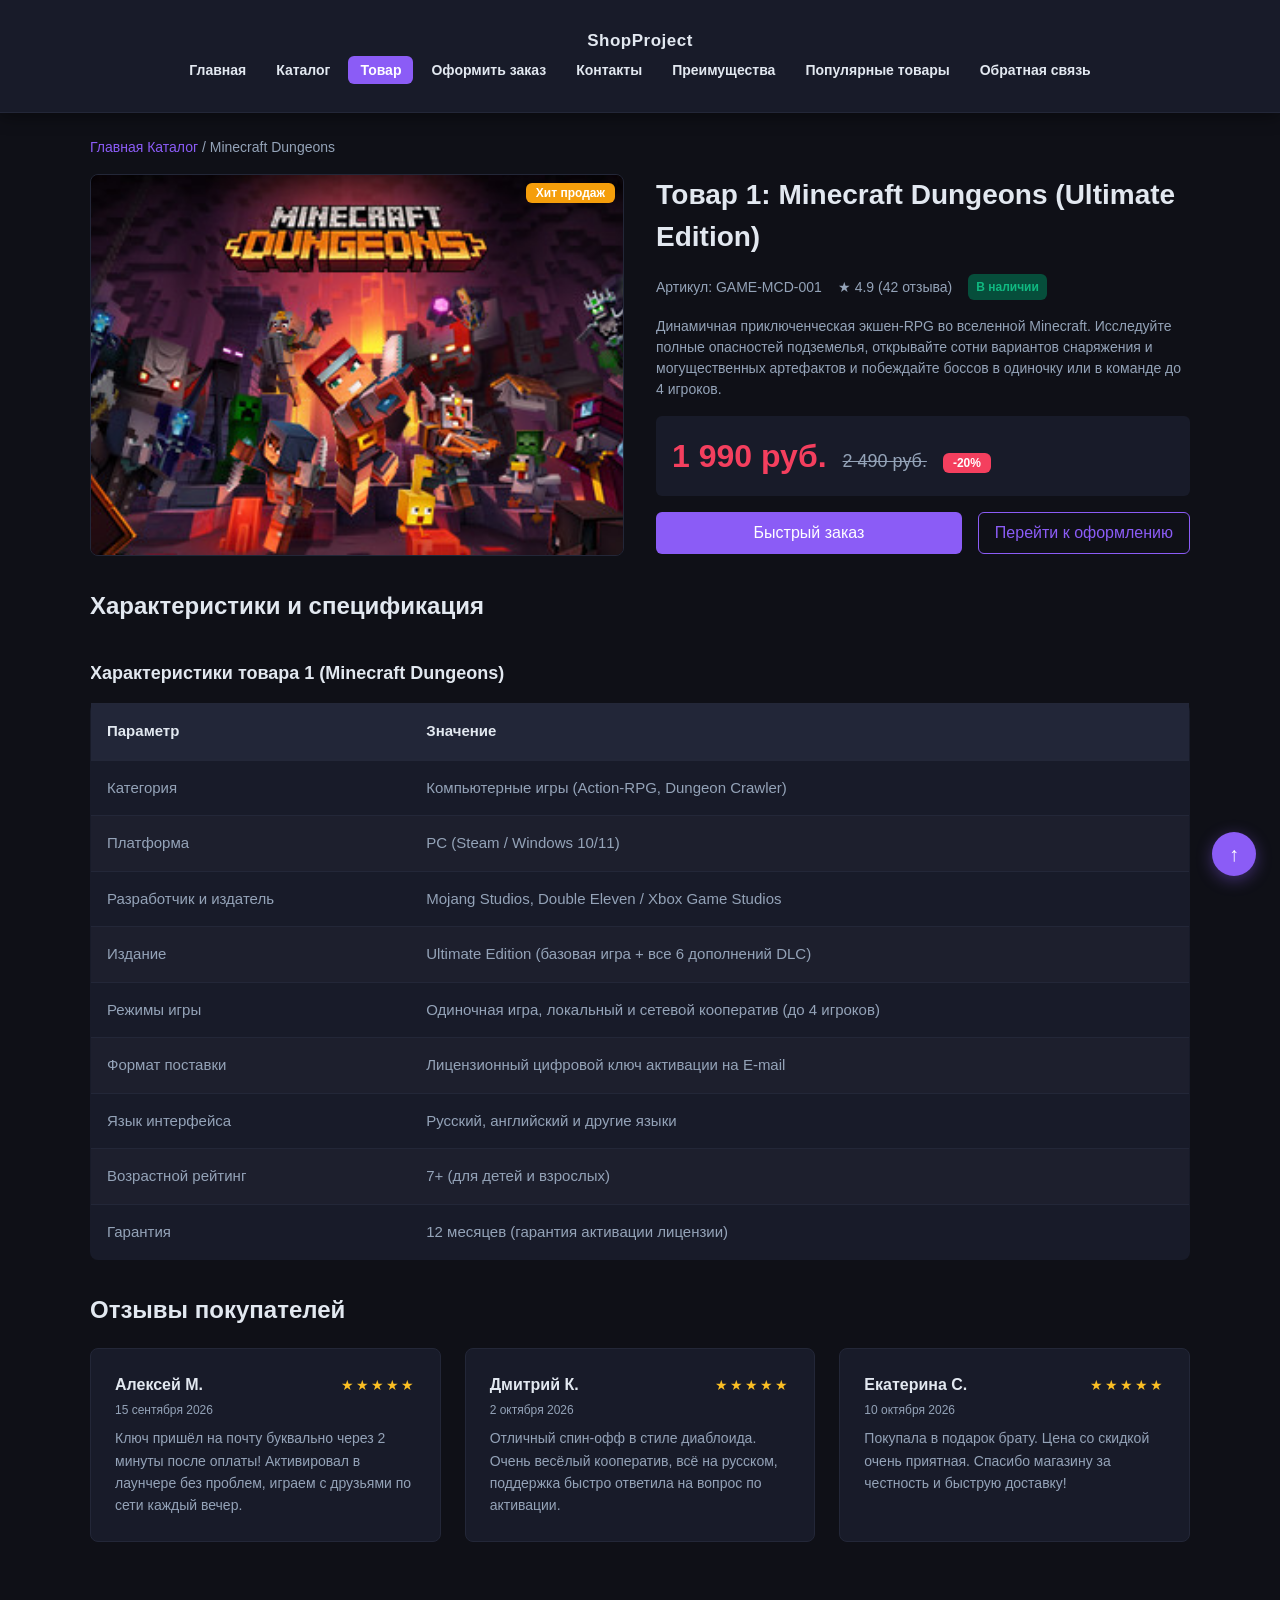
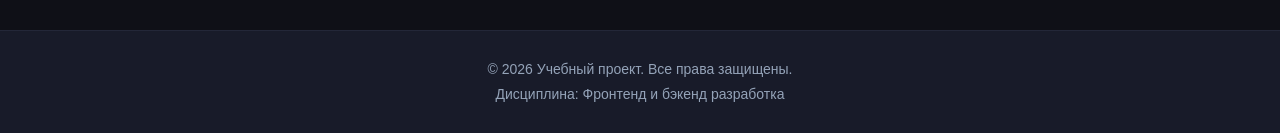
<file: product.html>
<!DOCTYPE html>
<html lang="ru">
<head>
  <meta charset="UTF-8">
  <meta name="viewport" content="width=device-width, initial-scale=1.0">
  <meta name="description" content="Карточка товара: Ноутбук для учёбы Pro. Подробное описание, технические характеристики, актуальная цена и оформление заказа.">
  <title>Ноутбук для учёбы Pro — Карточка товара</title>
  <link rel="stylesheet" href="css/style.css">
  <script src="js/main.js" defer></script>
</head>
<body id="top">
  <header class="site-header">
    <div class="site-header__inner">
      <a class="site-header__logo" href="index.html">ShopProject</a>
      <nav class="site-nav" aria-label="Основная навигация">
        <ul class="site-nav__list">
          <li class="site-nav__item">
            <a class="site-nav__link" href="index.html">Главная</a>
          </li>
          <li class="site-nav__item">
            <a class="site-nav__link" href="catalog.html">Каталог</a>
          </li>
          <li class="site-nav__item">
            <a class="site-nav__link site-nav__link--active" href="product.html">Товар</a>
          </li>
          <li class="site-nav__item">
            <a class="site-nav__link" href="order.html">Оформить заказ</a>
          </li>
          <li class="site-nav__item">
            <a class="site-nav__link" href="contacts.html">Контакты</a>
          </li>
          <li class="site-nav__item">
            <a class="site-nav__link" href="index.html#advantages">Преимущества</a>
          </li>
          <li class="site-nav__item">
            <a class="site-nav__link" href="index.html#popular">Популярные товары</a>
          </li>
          <li class="site-nav__item">
            <a class="site-nav__link" href="index.html#contacts">Обратная связь</a>
          </li>
        </ul>
      </nav>
    </div>
  </header>

  <main>
    <nav class="breadcrumbs" aria-label="Хлебные крошки">
      <a class="breadcrumbs__link" href="index.html">Главная</a>
      <a class="breadcrumbs__link" href="catalog.html">Каталог</a>
      <span class="breadcrumbs__current">Minecraft Dungeons</span>
    </nav>

    <!-- Основной блок детальной информации о товаре -->
    <section class="section">
      <article class="product-detail">
        <div class="product-detail__media">
          <span class="product-card__badge product-card__badge--hit">Хит продаж</span>
          <img
            class="product-detail__image"
            src="images/minecraft.jpg"
            alt="Minecraft Dungeons"
            width="500"
            height="380"
          >
        </div>

        <div class="product-detail__info">
          <h1 class="product-detail__title">Товар 1: Minecraft Dungeons (Ultimate Edition)</h1>
          
          <div class="product-detail__meta">
            <span>Артикул: GAME-MCD-001</span>
            <span>★ 4.9 (42 отзыва)</span>
            <span class="product-detail__badge-status">В наличии</span>
          </div>

          <p class="product-card__description">
            Динамичная приключенческая экшен-RPG во вселенной Minecraft. Исследуйте полные опасностей
            подземелья, открывайте сотни вариантов снаряжения и могущественных артефактов и побеждайте
            боссов в одиночку или в команде до 4 игроков.
          </p>

          <div class="product-detail__price-box">
            <span class="product-detail__price">1 990 руб.</span>
            <span class="product-detail__old-price">2 490 руб.</span>
            <span class="product-card__badge product-card__badge--discount" style="position: static;">-20%</span>
          </div>

          <div class="product-detail__actions">
            <button class="button button--primary product-card__button" type="button" data-product="Minecraft Dungeons: Ultimate Edition">
              Быстрый заказ
            </button>
            <a class="button button--secondary" href="order.html">
              Перейти к оформлению
            </a>
          </div>
        </div>
      </article>
    </section>

    <!-- Семантическая таблица характеристик товара (раздел 9 методички) -->
    <section class="section">
      <h2>Характеристики и спецификация</h2>

      <table class="product-table">
        <caption class="product-table__caption">Характеристики товара 1 (Minecraft Dungeons)</caption>
        <thead class="product-table__head">
          <tr>
            <th class="product-table__th" scope="col">Параметр</th>
            <th class="product-table__th" scope="col">Значение</th>
          </tr>
        </thead>
        <tbody class="product-table__body">
          <tr class="product-table__row">
            <td class="product-table__td">Категория</td>
            <td class="product-table__td">Компьютерные игры (Action-RPG, Dungeon Crawler)</td>
          </tr>
          <tr class="product-table__row">
            <td class="product-table__td">Платформа</td>
            <td class="product-table__td">PC (Steam / Windows 10/11)</td>
          </tr>
          <tr class="product-table__row">
            <td class="product-table__td">Разработчик и издатель</td>
            <td class="product-table__td">Mojang Studios, Double Eleven / Xbox Game Studios</td>
          </tr>
          <tr class="product-table__row">
            <td class="product-table__td">Издание</td>
            <td class="product-table__td">Ultimate Edition (базовая игра + все 6 дополнений DLC)</td>
          </tr>
          <tr class="product-table__row">
            <td class="product-table__td">Режимы игры</td>
            <td class="product-table__td">Одиночная игра, локальный и сетевой кооператив (до 4 игроков)</td>
          </tr>
          <tr class="product-table__row">
            <td class="product-table__td">Формат поставки</td>
            <td class="product-table__td">Лицензионный цифровой ключ активации на E-mail</td>
          </tr>
          <tr class="product-table__row">
            <td class="product-table__td">Язык интерфейса</td>
            <td class="product-table__td">Русский, английский и другие языки</td>
          </tr>
          <tr class="product-table__row">
            <td class="product-table__td">Возрастной рейтинг</td>
            <td class="product-table__td">7+ (для детей и взрослых)</td>
          </tr>
          <tr class="product-table__row">
            <td class="product-table__td">Гарантия</td>
            <td class="product-table__td">12 месяцев (гарантия активации лицензии)</td>
          </tr>
        </tbody>
      </table>
    </section>

    <!-- Блок отзывов покупателей (самостоятельная доработка) -->
    <section class="section reviews" id="reviews">
      <h2>Отзывы покупателей</h2>
      <div class="reviews-grid">
        <article class="review-card">
          <div class="review-card__header">
            <h3 class="review-card__author">Алексей М.</h3>
            <span class="review-card__rating">★★★★★</span>
          </div>
          <time class="review-card__date" datetime="2026-09-15">15 сентября 2026</time>
          <p class="review-card__text">
            Ключ пришёл на почту буквально через 2 минуты после оплаты! Активировал в лаунчере без проблем, играем с друзьями по сети каждый вечер.
          </p>
        </article>

        <article class="review-card">
          <div class="review-card__header">
            <h3 class="review-card__author">Дмитрий К.</h3>
            <span class="review-card__rating">★★★★★</span>
          </div>
          <time class="review-card__date" datetime="2026-10-02">2 октября 2026</time>
          <p class="review-card__text">
            Отличный спин-офф в стиле диаблоида. Очень весёлый кооператив, всё на русском, поддержка быстро ответила на вопрос по активации.
          </p>
        </article>

        <article class="review-card">
          <div class="review-card__header">
            <h3 class="review-card__author">Екатерина С.</h3>
            <span class="review-card__rating">★★★★★</span>
          </div>
          <time class="review-card__date" datetime="2026-10-10">10 октября 2026</time>
          <p class="review-card__text">
            Покупала в подарок брату. Цена со скидкой очень приятная. Спасибо магазину за честность и быструю доставку!
          </p>
        </article>
      </div>
    </section>
  </main>

  <footer class="site-footer">
    <div class="site-footer__inner">
      <p class="site-footer__text">&copy; 2026 Учебный проект. Все права защищены.</p>
      <p class="site-footer__text">Дисциплина: Фронтенд и бэкенд разработка</p>
    </div>
  </footer>

  <!-- Модальное окно оформления заявки -->
  <dialog class="order-dialog" id="order-dialog" aria-labelledby="order-dialog-title">
    <div class="order-dialog__header">
      <div>
        <h2 class="order-dialog__title" id="order-dialog-title">Быстрое оформление покупки</h2>
        <p class="order-dialog__subtitle">
          Выбранная игра:
          <span class="order-dialog__product-badge" id="dialog-product-name">Minecraft Dungeons: Ultimate Edition</span>
        </p>
      </div>
      <button class="order-dialog__close" type="button" aria-label="Закрыть окно">&times;</button>
    </div>

    <form class="order-form" id="order-form" action="#" method="post" novalidate>
      <input id="selected-product" name="selected-product" type="hidden" value="Minecraft Dungeons: Ultimate Edition">

      <div class="order-form__field">
        <label class="order-form__label" for="order-name">Имя *</label>
        <input
          class="order-form__input"
          id="order-name"
          name="name"
          type="text"
          placeholder="Введите ваше имя"
          minlength="2"
          autocomplete="given-name"
          aria-required="true"
          required
        >
      </div>

      <div class="order-form__field">
        <label class="order-form__label" for="order-email">E-mail *</label>
        <input
          class="order-form__input"
          id="order-email"
          name="email"
          type="email"
          placeholder="example@mail.ru"
          autocomplete="email"
          aria-describedby="order-email-help"
          aria-required="true"
          required
        >
        <small class="order-form__help" id="order-email-help">На этот адрес придёт лицензионный ключ активации</small>
      </div>

      <div class="order-form__field">
        <label class="order-form__label" for="order-phone">Номер телефона *</label>
        <input
          class="order-form__input"
          id="order-phone"
          name="phone"
          type="tel"
          inputmode="tel"
          placeholder="+7 (900) 000-00-00"
          pattern="^\+7 \(\d{3}\) \d{3}-\d{2}-\d{2}$"
          aria-describedby="order-phone-help"
          aria-required="true"
          required
        >
        <small class="order-form__help" id="order-phone-help">Формат: +7 (900) 000-00-00</small>
      </div>

      <div class="order-form__field">
        <label class="order-form__label" for="order-topic">Способ оплаты</label>
        <select class="order-form__select" id="order-topic" name="topic" required>
          <option value="sbp" selected>Система быстрых платежей (СБП)</option>
          <option value="card">Банковская карта (МИР / Visa / MC)</option>
          <option value="wallet">Электронный кошелёк</option>
        </select>
      </div>

      <div class="order-form__field">
        <label class="order-form__label" for="order-comment">Комментарий к заказу</label>
        <textarea
          class="order-form__textarea"
          id="order-comment"
          name="comment"
          rows="3"
          placeholder="Укажите пожелания или вопросы"
        ></textarea>
      </div>

      <div class="order-form__field order-form__field--checkbox">
        <label>
          <input
            class="order-form__checkbox"
            id="order-agreement"
            name="agreement"
            type="checkbox"
            aria-required="true"
            required
          >
          Я согласен на обработку данных *
        </label>
      </div>

      <div class="order-form__actions">
        <button class="button button--secondary" type="button" id="close-order-dialog">Закрыть</button>
        <button class="button button--primary" type="submit">Получить ключ</button>
      </div>
    </form>
  </dialog>

  <p class="success-message" id="success-message" hidden>
    Форма успешно отправлена! Наш специалист свяжется с вами.
  </p>

  <!-- Фиксированная кнопка «Наверх» -->
  <a class="scroll-top" href="#top" aria-label="Вернуться к началу страницы" title="Наверх">↑</a>
</body>
</html>
</file>
<file: css/style.css>
/* ===============================
   1. Переменные проекта
   =============================== */
:root {
  /* Основные цвета: тёмная геймерская тема с фиолетовыми акцентами */
  --color-bg: #0f1017;
  --color-text: #e2e8f0;
  --color-muted: #94a3b8;
  --color-primary: #8b5cf6;
  --color-primary-dark: #7c3aed;
  --color-border: #232738;
  --color-surface: #181b29;
  --color-surface-accent: #222638;
  --color-danger: #f43f5e;
  --color-success: #10b981;
  --color-success-bg: #064e3b;
  --color-white: #ffffff;
  --color-warning: #f59e0b;

  /* Отступы */
  --space-xs: 4px;
  --space-sm: 8px;
  --space-md: 16px;
  --space-lg: 24px;
  --space-xl: 32px;

  /* Скругления */
  --radius-sm: 6px;
  --radius-md: 8px;
  --radius-lg: 12px;

  /* Размеры */
  --container-width: 1100px;
}

/* ===============================
   2. Базовые стили
   =============================== */
* {
  box-sizing: border-box;
}

html {
  scroll-behavior: smooth;
}

body {
  margin: 0;
  font-family: Arial, sans-serif;
  line-height: 1.5;
  color: var(--color-text);
  background-color: var(--color-bg);
}

header,
main,
footer {
  padding: var(--space-lg);
}

/* ===============================
   3. Общие элементы интерфейса
   =============================== */
a {
  color: var(--color-primary);
  text-decoration: none;
}

a:hover {
  color: var(--color-primary-dark);
  text-decoration: underline;
}

a:focus-visible {
  outline: 2px solid var(--color-primary);
  outline-offset: 3px;
}

.button {
  display: inline-block;
  padding: var(--space-sm) var(--space-md);
  border: none;
  border-radius: var(--radius-sm);
  font: inherit;
  font-weight: 500;
  text-decoration: none;
  cursor: pointer;
  transition: background-color 0.2s, color 0.2s, border-color 0.2s;
}

.button,
.button:visited,
.button--primary,
.button--primary:visited {
  color: var(--color-white);
  background-color: var(--color-primary);
  text-decoration: none;
}

.button:hover,
.button:focus,
.button--primary:hover,
.button--primary:focus {
  color: var(--color-white);
  background-color: var(--color-success);
  text-decoration: none;
  box-shadow: 0 8px 24px var(--color-success, 0.5);
  transform: translateY(-2px);
}

.button:active,
.button--primary:active {
  background-color: #002c60;
  color: var(--color-white);
}

.button--secondary,
.button--secondary:visited {
  color: var(--color-primary);
  background-color: transparent;
  border: 1px solid var(--color-primary);
  text-decoration: none;
}

.button--secondary:hover,
.button--secondary:focus {
  color: var(--color-white);
  background-color: var(--color-danger);
  text-decoration: none;
  box-shadow: 0 8px 24px var(--color-danger, 0.5);
  transform: translateY(-2px);
}

.button--secondary:active {
  background-color: var(--color-primary-dark);
  color: var(--color-white);
}

.button:focus-visible {
  outline: 2px solid var(--color-primary);
  outline-offset: 3px;
}

.button:disabled,
.button--disabled {
  opacity: 0.6;
  cursor: not-allowed;
}

.breadcrumbs {
  max-width: var(--container-width);
  margin: 0 auto var(--space-md);
  font-size: 14px;
  color: var(--color-muted);
}

.breadcrumbs__link {
  color: var(--color-primary);
}

.breadcrumbs__current::before {
  content: " / ";
  color: var(--color-muted);
}

/* ===============================
   4. Шапка сайта и навигация (Flexbox + sticky)
   =============================== */
.site-header {
  position: sticky;
  top: 0;
  z-index: 100;
  background-color: var(--color-surface);
  border-bottom: 1px solid var(--color-border);
  box-shadow: 0 4px 16px rgba(0, 0, 0, 0.4);
}

.site-header__inner {
  max-width: var(--container-width);
  margin: 0 auto;
  padding: 4px var(--space-md);
  display: flex;
  flex-direction: column;
  align-items: center;
  gap: 2px;
}

.site-header__logo {
  font-size: 17px;
  font-weight: 700;
  color: var(--color-text);
  text-decoration: none;
  letter-spacing: 0.5px;
}

.site-header__logo:hover {
  color: var(--color-primary);
  text-decoration: none;
}

.site-nav {
  width: 100%;
}

.site-nav__list {
  display: flex;
  flex-wrap: wrap;
  justify-content: center;
  align-items: center;
  gap: 4px 6px;
  padding: 0;
  margin: 0;
  list-style: none;
}

.site-nav__link {
  display: inline-block;
  padding: 6px 12px;
  color: var(--color-primary-light);
  text-decoration: none;
  border-radius: var(--radius-sm);
  font-size: 14px;
  font-weight: 600;
  line-height: 1.2;
  transition: background-color 0.2s, color 0.2s, transform 0.15s;
}

.site-nav__link:hover {
  color: var(--color-white);
  background-color: var(--color-primary);
  text-decoration: none;
}

.site-nav__link:focus-visible {
  outline: 2px solid var(--color-primary);
  outline-offset: 2px;
}

.site-nav__link--active {
  color: var(--color-white);
  background-color: var(--color-primary);
  text-decoration: none;
}

/* ===============================
   5. Основные блоки и секции
   =============================== */
.hero {
  max-width: var(--container-width);
  margin: 0 auto var(--space-xl);
  padding: var(--space-xl) var(--space-lg);
  background-color: var(--color-surface-accent);
  border-radius: var(--radius-lg);
  border: 1px solid #3b2d64;
}

.hero h1 {
  margin-top: 0;
  color: var(--color-primary);
}

.hero__actions {
  display: flex;
  gap: var(--space-md);
  flex-wrap: wrap;
  margin-top: var(--space-md);
}

.section {
  max-width: var(--container-width);
  margin: 0 auto var(--space-xl);
}

.section h2 {
  margin-top: 0;
}

.advantages-grid {
  display: grid;
  grid-template-columns: repeat(auto-fit, minmax(240px, 1fr));
  gap: var(--space-md);
  list-style: none;
  padding: 0;
  margin: var(--space-md) 0 0;
}

.advantages-card {
  padding: var(--space-md);
  background-color: var(--color-surface);
  border: 1px solid var(--color-border);
  border-radius: var(--radius-md);
  border-left: 4px solid var(--color-primary);
}

.advantages-card h3 {
  margin-top: 0;
  margin-bottom: var(--space-xs);
  font-size: 16px;
  color: var(--color-primary-dark);
}

.advantages-card p {
  margin: 0;
  color: var(--color-muted);
  font-size: 14px;
}

/* ===============================
   6. Карточки товаров и сетка (Grid + Relative/Absolute)
   =============================== */
.products-grid {
  display: grid;
  grid-template-columns: repeat(auto-fill, minmax(280px, 1fr));
  gap: var(--space-lg);
}

/* Карточка товара: position relative для позиционирования бейджа */
.product-card {
  position: relative;
  display: flex;
  flex-direction: column;
  gap: var(--space-sm);
  padding: var(--space-md);
  border: 1px solid var(--color-border);
  border-radius: var(--radius-md);
  background-color: var(--color-surface);
  transition: border-color 0.2s, box-shadow 0.2s, transform 0.2s;
}

.product-card:hover {
  border-color: var(--color-danger);
  box-shadow: 0 8px 24px var(--color-danger);
  background-color: color-mix(in srgb, var(--color-danger) 50%, transparent);
  transform: translateY(-8px);
}

.product-card:focus-within {
  border-color: var(--color-primary);
  box-shadow: 0 0 0 3px rgba(139, 92, 246, 0.35);
}

.product-card--featured {
  border-color: var(--color-primary);
  background: linear-gradient(180deg, rgba(139, 92, 246, 0.08) 0%, var(--color-surface) 100%);
}

.product-card--discount {
  border-color: var(--color-danger);
  background: linear-gradient(180deg, rgba(244, 63, 94, 0.06) 0%, var(--color-surface) 100%);
}

.product-card--new {
  border-color: var(--color-success);
  background: linear-gradient(180deg, rgba(16, 185, 129, 0.06) 0%, var(--color-surface) 100%);
}

/* Бейджи товара: position absolute внутри карточки */
.product-card__badge {
  position: absolute;
  top: var(--space-sm);
  right: var(--space-sm);
  z-index: 2;
  padding: 4px 10px;
  font-size: 12px;
  font-weight: 700;
  color: var(--color-white);
  background-color: var(--color-primary);
  border-radius: var(--radius-sm);
  line-height: 1;
}

.product-card__badge--discount {
  background-color: var(--color-danger);
}

.product-card__badge--new {
  background-color: var(--color-success);
}

.product-card__badge--hit {
  background-color: var(--color-warning);
}

/* Аккуратная работа с изображениями карточек */
.product-card__image-wrapper {
  position: relative;
  width: 100%;
  height: 180px;
  border-radius: var(--radius-sm);
  overflow: hidden;
  background-color: var(--color-surface-accent);
  display: flex;
  align-items: center;
  justify-content: center;
}

.product-card__image {
  width: 100%;
  height: 100%;
  object-fit: cover;
  display: block;
  border-radius: var(--radius-sm);
}

.product-card__title {
  margin: var(--space-xs) 0 0;
  font-size: 18px;
  color: var(--color-text);
}

.product-card__description {
  margin: 0;
  color: var(--color-muted);
  font-size: 14px;
}

.product-card__price-box {
  display: flex;
  align-items: baseline;
  gap: var(--space-sm);
  margin-top: var(--space-xs);
}

.product-card__price {
  margin: 0;
  font-size: 18px;
  font-weight: 700;
  color: var(--color-text);
}

.product-card__price--discount {
  color: var(--color-danger);
}

.product-card__old-price {
  font-size: 14px;
  color: var(--color-muted);
  text-decoration: line-through;
}

.product-card__actions {
  margin-top: auto;
  display: flex;
  gap: var(--space-sm);
  flex-wrap: wrap;
  padding-top: var(--space-sm);
}

.product-card__button {
  flex: 1 1 auto;
  text-align: center;
}

/* ===============================
   7. Каталог товаров (Grid + Sticky-фильтр)
   =============================== */
.catalog-layout {
  max-width: var(--container-width);
  margin: 0 auto var(--space-xl);
  display: grid;
  grid-template-columns: 260px 1fr;
  grid-template-areas: "filters products";
  gap: var(--space-lg);
  align-items: start;
}

/* Sticky-фильтр каталога: фиксируется при прокрутке списка товаров ниже шапки */
.catalog-filters {
  grid-area: filters;
  position: sticky;
  top: 140px;
  z-index: 10;
  padding: var(--space-md);
  border: 1px solid var(--color-border);
  border-radius: var(--radius-md);
  background-color: var(--color-surface);
  box-shadow: 0 4px 16px rgba(0, 0, 0, 0.2);
}

.catalog-filters h2 {
  margin-top: 0;
  font-size: 18px;
}

.catalog-products {
  grid-area: products;
}

.catalog-products h2 {
  margin-top: 0;
}

.filters-form {
  display: grid;
  gap: var(--space-md);
}

.filters-form fieldset {
  margin: 0;
  padding: var(--space-md);
  border: 1px solid var(--color-border);
  border-radius: var(--radius-sm);
  background-color: var(--color-bg);
}

.filters-form legend {
  font-weight: 700;
  font-size: 14px;
  padding: 0 var(--space-xs);
}

.filters-form label {
  display: block;
  margin-bottom: var(--space-xs);
  font-size: 14px;
  cursor: pointer;
}

.filters-form input[type="number"],
.filters-form select {
  width: 100%;
  padding: 8px 10px;
  border: 1px solid var(--color-border);
  border-radius: var(--radius-sm);
  background-color: #121420;
  color: var(--color-text);
  font: inherit;
  font-size: 14px;
}

.filters-form__actions {
  display: flex;
  gap: var(--space-sm);
}

/* ===============================
   8. Страница товара (Product detail + Таблица)
   =============================== */
.product-detail {
  display: grid;
  grid-template-columns: 1fr 1fr;
  gap: var(--space-xl);
  align-items: start;
  margin-bottom: var(--space-xl);
}

.product-detail__media {
  position: relative;
  width: 100%;
  border-radius: var(--radius-md);
  overflow: hidden;
  border: 1px solid var(--color-border);
  background-color: var(--color-surface-accent);
}

.product-detail__image {
  width: 100%;
  height: 380px;
  object-fit: cover;
  display: block;
}

.product-detail__info {
  display: flex;
  flex-direction: column;
  gap: var(--space-md);
}

.product-detail__title {
  margin: 0;
  font-size: 28px;
  color: var(--color-text);
}

.product-detail__meta {
  display: flex;
  align-items: center;
  gap: var(--space-md);
  font-size: 14px;
  color: var(--color-muted);
}

.product-detail__badge-status {
  padding: 4px 8px;
  border-radius: var(--radius-sm);
  font-weight: 700;
  font-size: 12px;
  background-color: var(--color-success-bg);
  color: var(--color-success);
}

.product-detail__price-box {
  display: flex;
  align-items: baseline;
  gap: var(--space-md);
  padding: var(--space-md);
  background-color: var(--color-surface);
  border-radius: var(--radius-sm);
}

.product-detail__price {
  font-size: 32px;
  font-weight: 700;
  color: var(--color-danger);
}

.product-detail__old-price {
  font-size: 18px;
  color: var(--color-muted);
  text-decoration: line-through;
}

.product-detail__actions {
  display: flex;
  gap: var(--space-md);
  flex-wrap: wrap;
}

/* Таблица характеристик товара */
.product-table {
  width: 100%;
  border-collapse: collapse;
  margin: var(--space-md) 0 var(--space-xl);
  font-size: 15px;
  background-color: var(--color-surface);
  border: 1px solid var(--color-border);
  border-radius: var(--radius-md);
  overflow: hidden;
}

.product-table__caption {
  font-weight: 700;
  font-size: 18px;
  text-align: left;
  padding: var(--space-md) 0;
  color: var(--color-text);
}

.product-table__head {
  background-color: var(--color-surface-accent);
  border-bottom: 2px solid var(--color-border);
}

.product-table__th {
  padding: var(--space-md);
  text-align: left;
  font-weight: 700;
  color: var(--color-text);
}

.product-table__td {
  padding: var(--space-md);
  color: var(--color-muted);
  border-top: 1px solid var(--color-border);
}

.product-table__row:nth-child(even) {
  background-color: rgba(255, 255, 255, 0.02);
}

.product-table__row:hover {
  background-color: rgba(139, 92, 246, 0.1);
}

/* ===============================
   9. Страница заказа (Order Layout)
   =============================== */
.order-layout {
  display: grid;
  grid-template-columns: 2fr 1fr;
  gap: var(--space-xl);
  align-items: start;
}

.order-summary {
  padding: var(--space-lg);
  border: 1px solid var(--color-border);
  border-radius: var(--radius-md);
  background-color: var(--color-surface);
}

.order-summary__title {
  margin-top: 0;
  font-size: 18px;
  border-bottom: 1px solid var(--color-border);
  padding-bottom: var(--space-sm);
}

.order-summary__row {
  display: flex;
  justify-content: space-between;
  margin-bottom: var(--space-sm);
  font-size: 14px;
}

.order-summary__row--total {
  margin-top: var(--space-md);
  padding-top: var(--space-sm);
  border-top: 2px solid var(--color-border);
  font-size: 18px;
  font-weight: 700;
  color: var(--color-primary-dark);
}

/* ===============================
   10. Блок FAQ (Часто задаваемые вопросы)
   =============================== */
.faq {
  margin: var(--space-xl) auto;
}

.faq__list {
  display: flex;
  flex-direction: column;
  gap: var(--space-md);
  margin-top: var(--space-md);
}

.faq__item {
  border: 1px solid var(--color-border);
  border-radius: var(--radius-md);
  background-color: var(--color-surface);
  overflow: hidden;
  transition: border-color 0.2s;
}

.faq__item[open] {
  border-color: var(--color-primary);
  background-color: var(--color-bg);
}

.faq__question {
  padding: var(--space-md);
  font-weight: 700;
  cursor: pointer;
  list-style: none;
  display: flex;
  justify-content: space-between;
  align-items: center;
  user-select: none;
}

.faq__question::-webkit-details-marker {
  display: none;
}

.faq__question::after {
  content: "+";
  font-size: 20px;
  color: var(--color-primary);
  font-weight: 700;
  transition: transform 0.2s;
}

.faq__item[open] .faq__question::after {
  content: "−";
}

.faq__answer {
  padding: 0 var(--space-md) var(--space-md);
  color: var(--color-muted);
  font-size: 15px;
  line-height: 1.6;
}

/* ===============================
   11. Форма и модальное окно
   =============================== */
.order-dialog {
  width: min(100% - 32px, 560px);
  padding: var(--space-xl) var(--space-lg) var(--space-lg);
  border: 1px solid rgba(139, 92, 246, 0.4);
  border-radius: var(--radius-lg);
  background-color: var(--color-surface);
  color: var(--color-text);
  box-shadow: 0 25px 60px rgba(0, 0, 0, 0.8), 0 0 40px rgba(139, 92, 246, 0.2);
  z-index: 1000;
  position: fixed;
  inset: 0;
  margin: auto;
  max-height: 90vh;
  overflow-y: auto;
}

@keyframes modalSlideIn {
  from {
    opacity: 0;
    transform: translateY(20px) scale(0.96);
  }
  to {
    opacity: 1;
    transform: translateY(0) scale(1);
  }
}

.order-dialog[open] {
  animation: modalSlideIn 0.25s cubic-bezier(0.16, 1, 0.3, 1);
}

.order-dialog::backdrop {
  background-color: rgba(10, 11, 18, 0.78);
  backdrop-filter: blur(6px);
  -webkit-backdrop-filter: blur(6px);
}

.order-dialog__header {
  display: flex;
  justify-content: space-between;
  align-items: flex-start;
  gap: var(--space-md);
  margin-bottom: var(--space-md);
  border-bottom: 1px solid var(--color-border);
  padding-bottom: var(--space-sm);
}

.order-dialog__title {
  margin: 0;
  font-size: 20px;
  font-weight: 700;
  color: var(--color-text);
  letter-spacing: -0.01em;
}

.order-dialog__subtitle {
  margin: var(--space-xs) 0 0;
  font-size: 14px;
  color: var(--color-muted);
  display: flex;
  align-items: center;
  gap: 6px;
  flex-wrap: wrap;
}

.order-dialog__product-badge {
  display: inline-block;
  padding: 2px 10px;
  border-radius: 999px;
  font-size: 13px;
  font-weight: 600;
  background-color: rgba(139, 92, 246, 0.2);
  color: var(--color-primary-light);
  border: 1px solid rgba(139, 92, 246, 0.4);
}

.order-dialog__close {
  background: transparent;
  border: none;
  font-size: 28px;
  line-height: 1;
  color: var(--color-muted);
  cursor: pointer;
  padding: 0 4px;
  border-radius: var(--radius-sm);
  transition: color 0.2s, transform 0.2s, background-color 0.2s;
  flex-shrink: 0;
}

.order-dialog__close:hover {
  color: var(--color-primary-light);
  transform: scale(1.15);
  background-color: rgba(255, 255, 255, 0.05);
}

.order-dialog__close:focus-visible {
  outline: 2px solid var(--color-primary);
  outline-offset: 2px;
}

.order-form__field {
  margin-bottom: var(--space-md);
}

.order-form__label {
  display: block;
  margin-bottom: var(--space-xs);
  font-weight: 500;
  font-size: 14px;
}

.order-form__input,
.order-form__select,
.order-form__textarea {
  width: 100%;
  padding: 10px 14px;
  border: 1px solid var(--color-border);
  border-radius: var(--radius-sm);
  background-color: #121420;
  color: var(--color-text);
  font: inherit;
  font-size: 14px;
  transition: border-color 0.2s, box-shadow 0.2s, background-color 0.2s;
}

.order-form__checkbox {
  width: auto;
  margin-right: var(--space-xs);
  accent-color: var(--color-primary);
  cursor: pointer;
}

.order-form__field--checkbox label {
  cursor: pointer;
  user-select: none;
  font-size: 14px;
  line-height: 1.4;
}

.order-form__help {
  display: block;
  margin-top: 4px;
  color: var(--color-muted);
  font-size: 12px;
}

.order-form__input:hover,
.order-form__select:hover,
.order-form__textarea:hover {
  border-color: var(--color-primary-light);
}

.order-form__input:focus-visible,
.order-form__select:focus-visible,
.order-form__textarea:focus-visible,
.order-form__actions button:focus-visible {
  outline: 2px solid var(--color-primary);
  outline-offset: 2px;
  box-shadow: 0 0 0 3px rgba(139, 92, 246, 0.3);
}

[aria-invalid="true"] {
  border-color: var(--color-danger) !important;
  background-color: rgba(239, 68, 68, 0.12) !important;
}

.order-form__actions {
  display: flex;
  justify-content: flex-end;
  gap: var(--space-md);
  margin-top: var(--space-lg);
  padding-top: var(--space-sm);
  border-top: 1px solid rgba(255, 255, 255, 0.06);
}

.order-form__actions .button {
  flex: 1 1 0;
}

.success-message {
  max-width: var(--container-width);
  margin: var(--space-lg) auto;
  padding: var(--space-md) var(--space-lg);
  border-left: 4px solid var(--color-success);
  background-color: rgba(16, 185, 129, 0.15);
  border-radius: 0 var(--radius-sm) var(--radius-sm) 0;
  color: #a7f3d0;
  box-shadow: 0 4px 14px rgba(16, 185, 129, 0.1);
  animation: modalSlideIn 0.3s ease;
}

/* ===============================
   11.1. Блок отзывов
   =============================== */
.reviews-grid {
  display: grid;
  grid-template-columns: repeat(auto-fit, minmax(280px, 1fr));
  gap: var(--space-lg);
  margin-top: var(--space-md);
}

.review-card {
  padding: var(--space-lg);
  background-color: var(--color-surface);
  border: 1px solid var(--color-border);
  border-radius: var(--radius-md);
  display: flex;
  flex-direction: column;
  gap: var(--space-xs);
  transition: border-color 0.2s, transform 0.2s;
}

.review-card:hover {
  border-color: var(--color-primary);
  transform: translateY(-2px);
}

.review-card__header {
  display: flex;
  justify-content: space-between;
  align-items: center;
}

.review-card__author {
  margin: 0;
  font-size: 16px;
  color: var(--color-text);
}

.review-card__rating {
  color: #fbbf24;
  font-size: 14px;
  letter-spacing: 2px;
}

.review-card__date {
  font-size: 12px;
  color: var(--color-muted);
}

.review-card__text {
  margin: var(--space-xs) 0 0;
  color: var(--color-muted);
  font-size: 14px;
  line-height: 1.6;
}

/* ===============================
   12. Контакты и дополнительная информация
   =============================== */
.contacts-grid {
  display: grid;
  grid-template-columns: repeat(auto-fit, minmax(240px, 1fr));
  gap: var(--space-lg);
  margin-bottom: var(--space-xl);
}

.contacts-card {
  padding: var(--space-lg);
  background-color: var(--color-surface);
  border: 1px solid var(--color-border);
  border-radius: var(--radius-md);
}

.contacts-card h3 {
  margin-top: 0;
  color: var(--color-primary-dark);
}

.aside-info {
  max-width: var(--container-width);
  margin: 0 auto var(--space-xl);
  padding: var(--space-md) var(--space-lg);
  border-left: 4px solid var(--color-primary);
  background-color: var(--color-surface);
  border-radius: 0 var(--radius-md) var(--radius-md) 0;
}

.aside-info h2 {
  margin-top: 0;
  font-size: 18px;
}

/* ===============================
   13. Позиционирование: фиксированная кнопка «Наверх»
   =============================== */
.scroll-top {
  position: fixed;
  bottom: 24px;
  right: 24px;
  z-index: 90;
  display: flex;
  align-items: center;
  justify-content: center;
  width: 44px;
  height: 44px;
  background-color: var(--color-primary);
  color: var(--color-white);
  border-radius: 50%;
  text-decoration: none;
  font-size: 20px;
  font-weight: 700;
  box-shadow: 0 4px 16px rgba(139, 92, 246, 0.4);
  transition: background-color 0.2s, transform 0.2s, box-shadow 0.2s;
}

.scroll-top:hover {
  background-color: var(--color-primary-dark);
  color: var(--color-white);
  transform: translateY(-3px);
  box-shadow: 0 6px 20px rgba(139, 92, 246, 0.6);
  text-decoration: none;
}

.scroll-top:focus-visible {
  outline: 2px solid var(--color-primary);
  outline-offset: 3px;
}

/* ===============================
   14. Подвал сайта
   =============================== */
.site-footer {
  background-color: var(--color-surface);
  border-top: 1px solid var(--color-border);
  margin-top: var(--space-xl);
}

.site-footer__inner {
  max-width: var(--container-width);
  margin: 0 auto;
  text-align: center;
}

.site-footer__text {
  margin: var(--space-xs) 0;
  color: var(--color-muted);
  font-size: 14px;
}

:target {
  outline: 2px dashed var(--color-primary);
  outline-offset: 4px;
}
</file>
